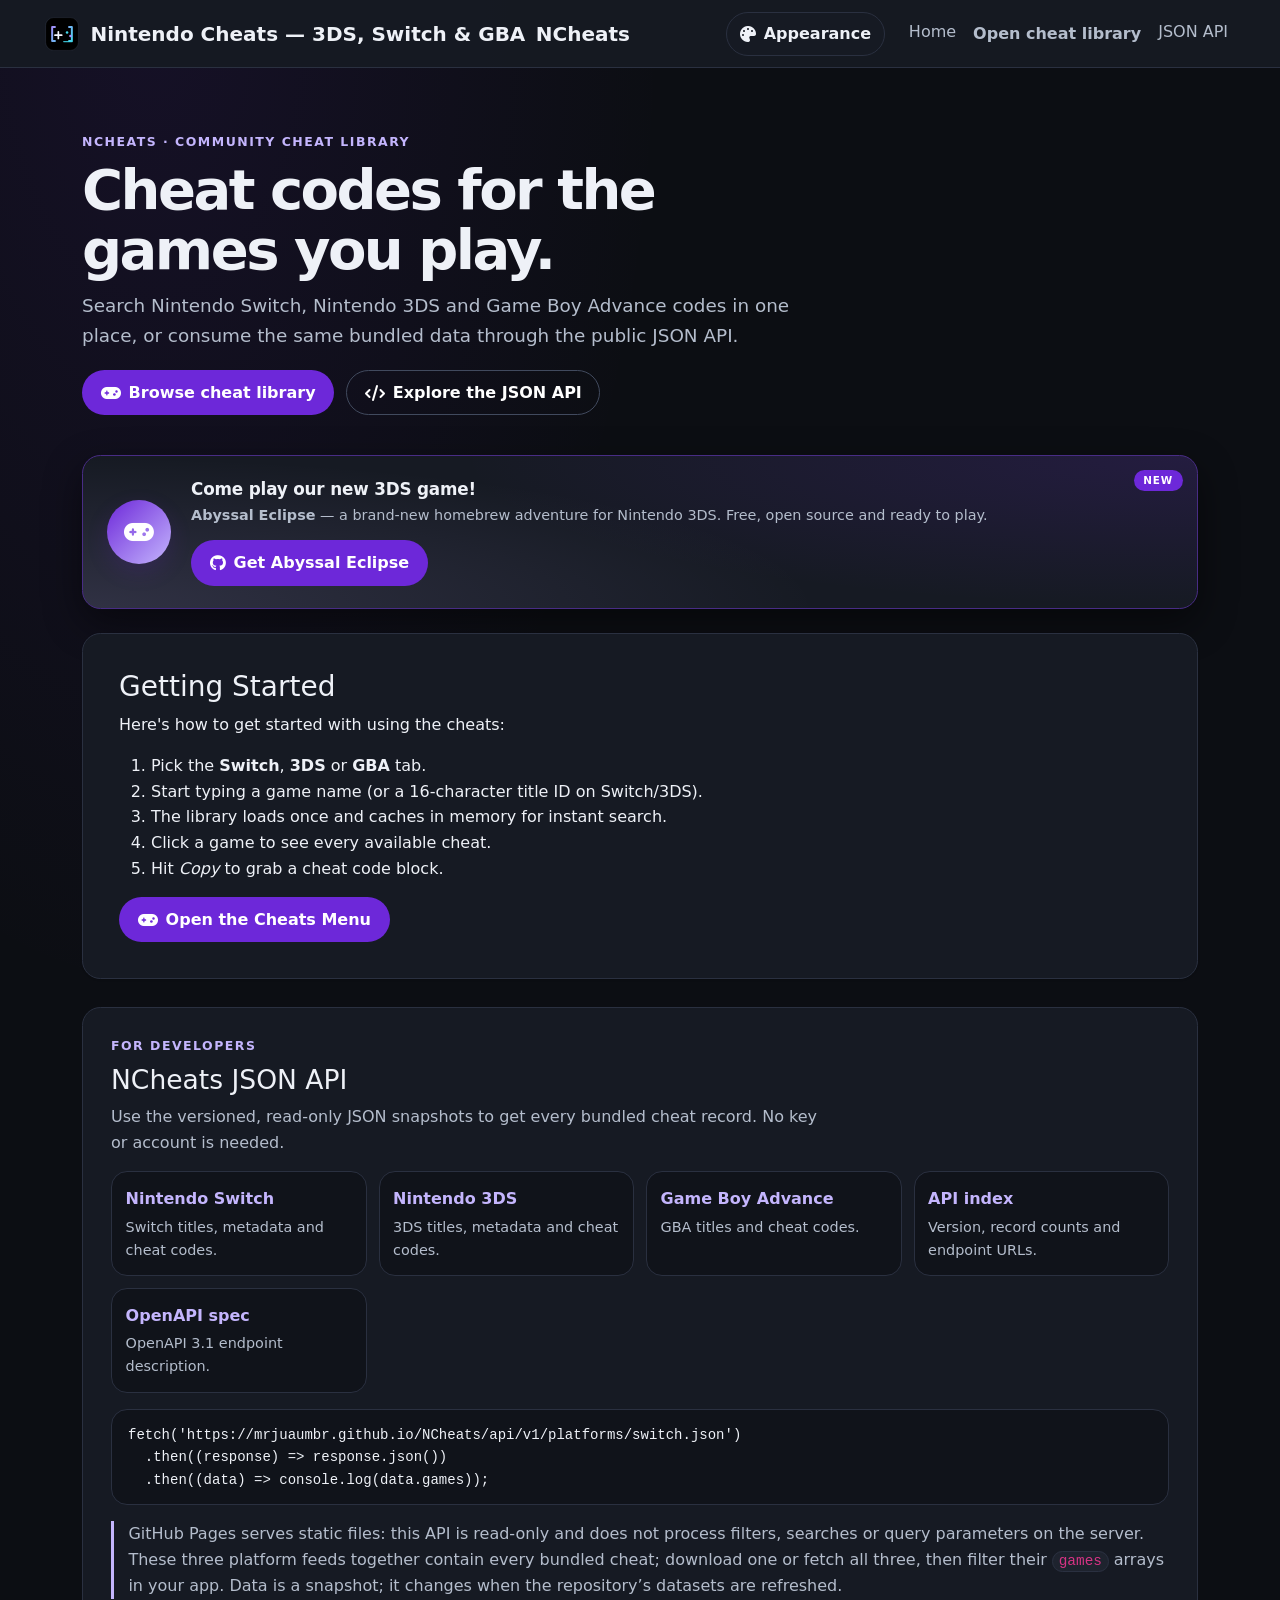
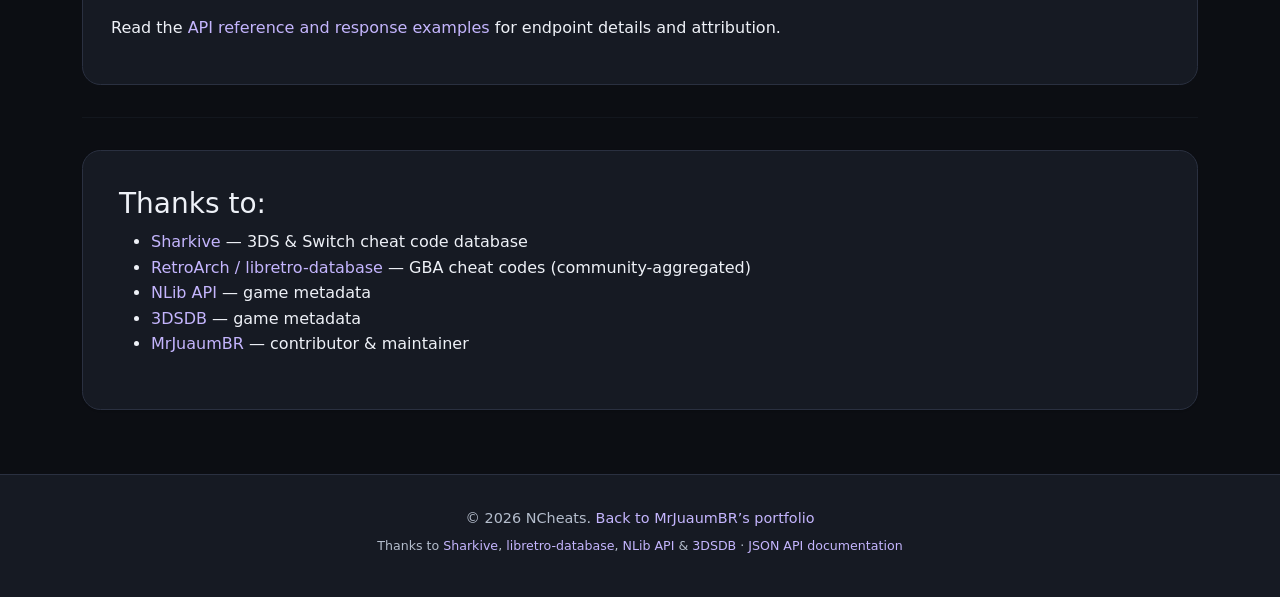
<file: index.html>
<!doctype html>
<html lang="en">
  <head>
    <meta charset="UTF-8" />
    <meta http-equiv="X-UA-Compatible" content="IE=edge" />
    <meta name="viewport" content="width=device-width, initial-scale=1.0, viewport-fit=cover" />
    <meta name="theme-color" content="#0c0e13" media="(prefers-color-scheme: dark)" />
    <meta name="theme-color" content="#f2f3f7" media="(prefers-color-scheme: light)" />
    <title>Nintendo Cheats — 3DS, Switch &amp; GBA</title>
    <meta name="description" content="Browse Nintendo Switch, 3DS and Game Boy Advance cheat codes, or use the public NCheats JSON API." />
    <link rel="icon" href="static/assets/ncheats-icon.svg" type="image/svg+xml" />
    <script>
      (() => {
        const skins = ['default', 'cyberpunk', 'discord', 'solo-leveling', 'xbox-360', 'windows-xp'];
        const modes = ['dark', 'light'];
        const palettes = ['a', 'b', 'c', 'd'];
        const valid = (value, options, fallback) => options.includes(value) ? value : fallback;
        try {
          const saved = JSON.parse(localStorage.getItem('ncheats:appearance') || '{}');
          let legacyMode = '';
          try { legacyMode = localStorage.getItem('theme') || ''; } catch {}
          document.documentElement.dataset.skin = valid(saved.skin, skins, 'default');
          document.documentElement.dataset.mode = valid(saved.mode, modes, valid(legacyMode, modes, 'dark'));
          document.documentElement.dataset.palette = valid(saved.palette, palettes, 'a');
        } catch {
          document.documentElement.dataset.skin = 'default';
          document.documentElement.dataset.mode = 'dark';
          document.documentElement.dataset.palette = 'a';
        }
      })();
    </script>

    <link
      href="https://cdn.jsdelivr.net/npm/bootstrap@5.0.2/dist/css/bootstrap.min.css"
      rel="stylesheet"
      integrity="sha384-EVSTQN3/azprG1Anm3QDgpJLIm9Nao0Yz1ztcQTwFspd3yD65VohhpuuCOmLASjC"
      crossorigin="anonymous"
    />
    <link
      rel="stylesheet"
      href="https://cdnjs.cloudflare.com/ajax/libs/font-awesome/6.4.2/css/all.min.css"
      integrity="sha384-blOohCVdhjmtROpu8+CfTnUWham9nkX7P7OZQMst+RUnhtoY/9qemFAkIKOYxDI3"
      crossorigin="anonymous"
    />
    <link rel="stylesheet" href="static/css/style.css" />
    <link rel="stylesheet" href="static/css/window.css" />
    <link rel="stylesheet" href="static/css/ecosystem.css" />
  </head>
  <body class="skin-default theme-dark palette-a" data-theme="dark">
    <nav class="navbar navbar-expand-lg">
      <div class="container-fluid">
        <a class="navbar-brand" href="./" aria-label="NCheats home">
          <img src="static/assets/ncheats-icon.svg" alt="" width="36" height="36" />
          <span class="navbar-brand__long">Nintendo Cheats — 3DS, Switch &amp; GBA</span>
          <span class="navbar-brand__short">NCheats</span>
        </a>
        <div class="d-flex align-items-center gap-3 order-lg-last">
          <details class="appearance-menu" id="appearanceMenu">
            <summary aria-label="Appearance settings"><i class="fa-solid fa-palette" aria-hidden="true"></i><span>Appearance</span></summary>
            <div class="appearance-menu__panel" aria-label="Appearance settings">
              <label for="skinSelect">Skin</label>
              <select id="skinSelect" name="skin">
                <option value="default">Default / Ecosystem</option>
                <option value="cyberpunk">Cyberpunk / Night City</option>
                <option value="discord">Discord / Community</option>
                <option value="solo-leveling">Solo Leveling / Shadow Monarch</option>
                <option value="xbox-360">Xbox 360 / Blades and NXE</option>
                <option value="windows-xp">Windows XP / Classic Luna</option>
              </select>
              <fieldset class="appearance-menu__group">
                <legend>Appearance mode</legend>
                <div class="appearance-mode">
                  <label><input type="radio" name="themeMode" value="dark" /><span>Dark</span></label>
                  <label><input type="radio" name="themeMode" value="light" /><span>Light</span></label>
                </div>
              </fieldset>
              <fieldset class="appearance-menu__group">
                <legend>Accent palette</legend>
                <div class="palette-options">
                  <label class="palette-option" data-palette-option><input type="radio" name="themePalette" value="a" /><span class="palette-option__swatch" data-palette-swatch></span><span data-palette-label>Amethyst</span></label>
                  <label class="palette-option" data-palette-option><input type="radio" name="themePalette" value="b" /><span class="palette-option__swatch" data-palette-swatch></span><span data-palette-label>Rose</span></label>
                  <label class="palette-option" data-palette-option><input type="radio" name="themePalette" value="c" /><span class="palette-option__swatch" data-palette-swatch></span><span data-palette-label>Graphite</span></label>
                  <label class="palette-option" data-palette-option><input type="radio" name="themePalette" value="d" /><span class="palette-option__swatch" data-palette-swatch></span><span data-palette-label>Lagoon</span></label>
                </div>
              </fieldset>
            </div>
          </details>
          <button
            class="navbar-toggler"
            type="button"
            data-bs-toggle="collapse"
            data-bs-target="#navbarNav"
            aria-controls="navbarNav"
            aria-expanded="false"
            aria-label="Toggle navigation">
            <span class="navbar-toggler-icon"></span>
          </button>
          <div class="collapse navbar-collapse" id="navbarNav">
            <ul class="navbar-nav ms-auto">
              <li class="nav-item">
                <a class="nav-link" href="/">Home</a>
              </li>
              <li class="nav-item">
                <button class="nav-link btn" id="showMenu" type="button" data-window-toggle
                        aria-controls="menu" aria-expanded="false">Open cheat library</button>
              </li>
              <li class="nav-item">
                <a class="nav-link" href="#api">JSON API</a>
              </li>
            </ul>
          </div>
        </div>
      </div>
    </nav>

    <main class="container" id="main-content">
      <div>
        <section class="site-hero" aria-labelledby="pageTitle">
          <p class="site-hero__eyebrow">NCheats · Community cheat library</p>
          <h1 id="pageTitle">Cheat codes for the games you play.</h1>
          <p>Search Nintendo Switch, Nintendo 3DS and Game Boy Advance codes in one place, or consume the same bundled data through the public JSON API.</p>
          <div class="site-hero__actions">
            <button type="button" class="btn btn--primary" data-window-toggle
                    aria-controls="menu" aria-expanded="false">
              <i class="fa-solid fa-gamepad" aria-hidden="true"></i><span>Browse cheat library</span>
            </button>
            <a class="btn btn--ghost" href="#api"><i class="fa-solid fa-code" aria-hidden="true"></i><span>Explore the JSON API</span></a>
          </div>
        </section>

        <!-- Featured: our own 3DS homebrew game -->
        <section class="promo-card" aria-labelledby="promoTitle">
          <span class="promo-card__badge">New</span>
          <span class="promo-card__icon" aria-hidden="true">
            <i class="fa-solid fa-gamepad"></i>
          </span>
          <div class="promo-card__body">
            <h3 id="promoTitle">Come play our new 3DS game!</h3>
            <p>
              <strong>Abyssal Eclipse</strong> — a brand-new homebrew adventure
              for Nintendo 3DS. Free, open source and ready to play.
            </p>
            <a class="btn btn--primary"
               href="https://github.com/MrJuaumBR/AbyssalEclipse3DS"
               target="_blank" rel="noopener noreferrer">
              <i class="fa-brands fa-github" aria-hidden="true"></i>
              <span>Get Abyssal Eclipse</span>
            </a>
          </div>
        </section>

        <div class="card">
          <div class="card-body">
            <h3>Getting Started</h3>
            <p>Here's how to get started with using the cheats:</p>
            <ol>
              <li>Pick the <strong>Switch</strong>, <strong>3DS</strong> or <strong>GBA</strong> tab.</li>
              <li>Start typing a game name (or a 16-character title ID on Switch/3DS).</li>
              <li>The library loads once and caches in memory for instant search.</li>
              <li>Click a game to see every available cheat.</li>
              <li>Hit <em>Copy</em> to grab a cheat code block.</li>
            </ol>

            <!-- Opens the same draggable cheats window as the navigation control. -->
            <button type="button" class="btn btn--primary open-menu-cta" data-window-toggle
                    aria-controls="menu" aria-expanded="false">
              <i class="fa-solid fa-gamepad" aria-hidden="true"></i>
              <span>Open the Cheats Menu</span>
            </button>
          </div>
        </div>
        <section class="api-section" id="api" aria-labelledby="apiTitle">
          <p class="site-hero__eyebrow">For developers</p>
          <h2 id="apiTitle">NCheats JSON API</h2>
          <p class="api-section__intro">Use the versioned, read-only JSON snapshots to get every bundled cheat record. No key or account is needed.</p>
          <div class="api-endpoints" aria-label="JSON API endpoints">
            <div class="api-endpoint"><a href="api/v1/platforms/switch.json">Nintendo Switch</a><p>Switch titles, metadata and cheat codes.</p></div>
            <div class="api-endpoint"><a href="api/v1/platforms/3ds.json">Nintendo 3DS</a><p>3DS titles, metadata and cheat codes.</p></div>
            <div class="api-endpoint"><a href="api/v1/platforms/gba.json">Game Boy Advance</a><p>GBA titles and cheat codes.</p></div>
            <div class="api-endpoint"><a href="api/v1/index.json">API index</a><p>Version, record counts and endpoint URLs.</p></div>
            <div class="api-endpoint"><a href="api/v1/openapi.json">OpenAPI spec</a><p>OpenAPI 3.1 endpoint description.</p></div>
          </div>
          <pre class="api-code"><code>fetch('https://mrjuaumbr.github.io/NCheats/api/v1/platforms/switch.json')
  .then((response) =&gt; response.json())
  .then((data) =&gt; console.log(data.games));</code></pre>
          <p class="api-notice">GitHub Pages serves static files: this API is read-only and does not process filters, searches or query parameters on the server. These three platform feeds together contain every bundled cheat; download one or fetch all three, then filter their <code>games</code> arrays in your app. Data is a snapshot; it changes when the repository’s datasets are refreshed.</p>
          <p>Read the <a href="api/">API reference and response examples</a> for endpoint details and attribution.</p>
        </section>
        <hr>
        <div class="card">
          <div class="card-body">
            <h3>Thanks to:</h3>
            <ul>
              <li><a href="https://github.com/FlagBrew/Sharkive">Sharkive</a> — 3DS &amp; Switch cheat code database</li>
              <li><a href="https://www.libretro.com/">RetroArch / libretro-database</a> — GBA cheat codes (community-aggregated)</li>
              <li><a href="https://api.nlib.cc/">NLib API</a> — game metadata</li>
              <li><a href="https://github.com/ghost-land/3dsdb">3DSDB</a> — game metadata</li>
              <li><a href="https://github.com/MrJuaumBR">MrJuaumBR</a> — contributor &amp; maintainer</li>
            </ul>
          </div>
        </div>
      </div>
    </main>

    <!-- ============================================================
         Draggable window (Windows-style) with tabbed content
         ============================================================ -->
    <div class="window-layer" id="menu" aria-hidden="true">
      <section class="window" id="cheatWindow" role="dialog"
               aria-labelledby="windowTitle" aria-modal="false" tabindex="-1">

        <!-- Title bar -->
        <header class="window__titlebar" id="windowTitlebar">
          <div class="window__title">
            <svg width="16" height="16" viewBox="0 0 24 24" fill="none"
                 stroke="currentColor" stroke-width="2" stroke-linecap="round"
                 stroke-linejoin="round" aria-hidden="true">
              <rect x="2" y="7" width="20" height="11" rx="3.5"/>
              <path d="M7 11v3M5.5 12.5h3M16.5 11.5h.01M18.5 13.5h.01"/>
            </svg>
            <span id="windowTitle">Cheats — 3DS, Switch &amp; GBA</span>
          </div>

          <div class="window__controls">
            <button type="button" class="window__btn"
                    data-window-action="minimize" title="Minimize" aria-label="Minimize">
              <svg width="10" height="10" viewBox="0 0 10 10" aria-hidden="true">
                <path d="M0 5h10" fill="none" stroke="currentColor"/>
              </svg>
            </button>

            <button type="button" class="window__btn window__btn--max"
                    data-window-action="maximize" title="Maximize" aria-label="Maximize">
              <svg class="icon-max" width="10" height="10" viewBox="0 0 10 10" aria-hidden="true">
                <rect x="0.5" y="0.5" width="9" height="9" rx="1.5"
                      fill="none" stroke="currentColor"/>
              </svg>
              <svg class="icon-restore" width="10" height="10" viewBox="0 0 10 10" aria-hidden="true">
                <path d="M2.5 2.5V1.5a1 1 0 0 1 1-1h5a1 1 0 0 1 1 1v5a1 1 0 0 1-1 1h-1"
                      fill="none" stroke="currentColor"/>
                <rect x="0.5" y="2.5" width="7" height="7" rx="1"
                      fill="none" stroke="currentColor"/>
              </svg>
            </button>

            <button type="button" class="window__btn window__btn--close"
                    data-window-action="close" title="Close" aria-label="Close">
              <svg width="10" height="10" viewBox="0 0 10 10" aria-hidden="true">
                <path d="M0 0l10 10M10 0L0 10" fill="none" stroke="currentColor"/>
              </svg>
            </button>
          </div>
        </header>

        <!-- Body: tabs + panels -->
        <div class="window__body">

          <!-- Tab strip -->
          <nav class="win-tabs" role="tablist" aria-label="Cheat sources">
            <button type="button" role="tab" id="tab-switch"
                    class="win-tab is-active" data-tab="switch"
                    aria-selected="true" aria-controls="panel-switch">
              <i class="fa-solid fa-tablet-screen-button" aria-hidden="true"></i>
              <span>Switch</span>
            </button>
            <button type="button" role="tab" id="tab-3ds"
                    class="win-tab" data-tab="3ds"
                    aria-selected="false" aria-controls="panel-3ds" tabindex="-1">
              <i class="fa-solid fa-gamepad" aria-hidden="true"></i>
              <span>3DS</span>
            </button>
            <button type="button" role="tab" id="tab-gba"
                    class="win-tab" data-tab="gba"
                    aria-selected="false" aria-controls="panel-gba" tabindex="-1">
              <i class="fa-solid fa-gamepad" aria-hidden="true"></i>
              <span>GBA</span>
            </button>
            <button type="button" role="tab" id="tab-about"
                    class="win-tab" data-tab="about"
                    aria-selected="false" aria-controls="panel-about" tabindex="-1">
              <i class="fa-solid fa-circle-info" aria-hidden="true"></i>
              <span>About</span>
            </button>
          </nav>

          <!-- Scrollable panel area -->
          <div class="win-panels">

            <!-- ============ SWITCH ============ -->
            <section class="win-panel is-active" id="panel-switch"
                     role="tabpanel" aria-labelledby="tab-switch" data-panel="switch">
              <div class="win-search">
                <i class="fa-solid fa-magnifying-glass" aria-hidden="true"></i>
                <input type="search" id="switchSearch"
                       placeholder="Search games or title IDs…"
                       autocomplete="off" spellcheck="false"
                       aria-label="Search Switch cheats">
                <button type="button" class="win-search__clear"
                        data-clear="switch" hidden aria-label="Clear search">
                  <i class="fa-solid fa-xmark" aria-hidden="true"></i>
                </button>
              </div>
              <div class="win-results" id="switchResults"></div>
            </section>

            <!-- ============ 3DS ============ -->
            <section class="win-panel" id="panel-3ds"
                     role="tabpanel" aria-labelledby="tab-3ds"
                     data-panel="3ds" hidden>
              <div class="win-search">
                <i class="fa-solid fa-magnifying-glass" aria-hidden="true"></i>
                <input type="search" id="search3ds"
                       placeholder="Search games or title IDs…"
                       autocomplete="off" spellcheck="false"
                       aria-label="Search 3DS cheats">
                <button type="button" class="win-search__clear"
                        data-clear="3ds" hidden aria-label="Clear search">
                  <i class="fa-solid fa-xmark" aria-hidden="true"></i>
                </button>
              </div>
              <div class="win-results" id="results3ds"></div>
            </section>

            <!-- =========== GBA ============ -->
            <section class="win-panel" id="panel-gba" role="tabpanel"
                     aria-labelledby="tab-gba" data-panel="gba" hidden>
              <div class="win-search">
                <i class="fa-solid fa-magnifying-glass" aria-hidden="true"></i>
                <input type="search" id="searchGba"
                       placeholder="Search GBA games…"
                       autocomplete="off" spellcheck="false"
                       aria-label="Search GBA cheats">
                <button type="button" class="win-search__clear"
                        data-clear="gba" hidden aria-label="Clear search">
                  <i class="fa-solid fa-xmark" aria-hidden="true"></i>
                </button>
              </div>
              <div class="win-results" id="resultsGba"></div>
            </section>

            <!-- ============ ABOUT ============ -->
            <section class="win-panel" id="panel-about"
                     role="tabpanel" aria-labelledby="tab-about"
                     data-panel="about" hidden>

              <h2 class="about__title">About this tool</h2>
              <p class="about__lead">
                A small, distraction-free browser for cheat codes on
                <strong>Nintendo&nbsp;3DS</strong>,
                <strong>Nintendo&nbsp;Switch</strong> and
                <strong>Game&nbsp;Boy&nbsp;Advance</strong>. Everything runs in
                your browser — no tracking, no accounts.
              </p>

              <article class="about-card">
                <span class="about-card__icon about-card__icon--cheats">
                  <i class="fa-solid fa-scroll" aria-hidden="true"></i>
                </span>
                <div class="about-card__body">
                  <h3>Cheat codes — Sharkive, titledb &amp; libretro-database</h3>
                  <p>
                    The versioned JSON snapshots include <strong>Switch</strong>
                    codes from FlagBrew / Sharkive and blawar / titledb,
                    <strong>3DS</strong> codes from FlagBrew / Sharkive, and
                    <strong>GBA</strong> codes from the community-aggregated
                    <strong>RetroArch / libretro-database</strong> cheats file.
                    The library and public API use the same checked-in cheat-data snapshot.
                  </p>
                  <a class="about-card__link" target="_blank" rel="noopener noreferrer"
                     href="https://github.com/FlagBrew/Sharkive">
                    github.com/FlagBrew/Sharkive
                    <i class="fa-solid fa-arrow-up-right-from-square" aria-hidden="true"></i>
                  </a>
                </div>
              </article>

              <article class="about-card">
                <span class="about-card__icon about-card__icon--nlib">
                  <i class="fa-solid fa-database" aria-hidden="true"></i>
                </span>
                <div class="about-card__body">
                  <h3>Game data — bundled title metadata</h3>
                  <p>
                    Available Switch and 3DS title names and publisher details are
                    Included Switch and 3DS title names and publisher details are
                    available in each JSON snapshot. Source metadata comes from
                    <strong>NLib</strong> and <strong>3DSDB</strong>; GBA titles
                    use the names in their source dataset. Searching the library
                    does not send a request to a metadata service.
                  </p>
                  <a class="about-card__link" target="_blank" rel="noopener noreferrer"
                     href="https://api.nlib.cc/">
                    api.nlib.cc
                    <i class="fa-solid fa-arrow-up-right-from-square" aria-hidden="true"></i>
                  </a>
                </div>
              </article>

              <article class="about-card">
                <span class="about-card__icon about-card__icon--how">
                  <i class="fa-solid fa-wand-magic-sparkles" aria-hidden="true"></i>
                </span>
                <div class="about-card__body">
                  <h3>How it works</h3>
                  <ol class="about-list">
                    <li>Pick the <strong>Switch</strong>, <strong>3DS</strong> or <strong>GBA</strong> tab.</li>
                    <li>Start typing a game name (or a 16-character title ID on Switch/3DS).</li>
                    <li>The library loads once and caches in memory for instant search.</li>
                    <li>Click a game to see every available cheat.</li>
                    <li>Hit <em>Copy</em> to grab a cheat code block.</li>
                  </ol>
                </div>
              </article>

              <article class="about-card">
                <span class="about-card__icon about-card__icon--warn">
                  <i class="fa-solid fa-triangle-exclamation" aria-hidden="true"></i>
                </span>
                <div class="about-card__body">
                  <h3>Disclaimer</h3>
                  <p>
                    This site is not affiliated with Nintendo. Cheat codes are
                    provided as-is for use with modded consoles or emulators. Use
                    at your own risk — always back up your save data.
                  </p>
                </div>
              </article>

              <p class="about__credits">thanks to every contributor of Sharkive, libretro-database, NLib and 3DSDB.</p>
            </section>

          </div><!-- /.win-panels -->
        </div><!-- /.window__body -->
        <button type="button" class="window__resize" aria-label="Resize cheats window"
                aria-describedby="resizeInstructions" title="Drag to resize; use arrow keys">
          <span aria-hidden="true"></span>
        </button>
        <span class="visually-hidden" id="resizeInstructions">Drag the corner to resize, or focus it and use the arrow keys.</span>
      </section>
    </div>

    <div class="footer">
      <div class="container">
        <p>&copy; 2026 NCheats. <a href="/">Back to MrJuaumBR’s portfolio</a></p>
        <small>Thanks to
          <a href="https://github.com/FlagBrew/Sharkive">Sharkive</a>,
          <a href="https://www.libretro.com/">libretro-database</a>,
          <a href="https://api.nlib.cc/">NLib API</a> &amp;
          <a href="https://github.com/ghost-land/3dsdb">3DSDB</a> ·
          <a href="api/">JSON API documentation</a>
        </small>
      </div>
    </div>
    <script
      src="https://cdn.jsdelivr.net/npm/bootstrap@5.0.2/dist/js/bootstrap.bundle.min.js"
      integrity="sha384-MrcW6ZMFYlzcLA8Nl+NtUVF0sA7MsXsP1UyJoMp4YLEuNSfAP+JcXn/tWtIaxVXM"
      crossorigin="anonymous"
    ></script>
    <script src="static/js/theme.js"></script>
    <script src="static/js/normalizeCheats.js"></script>
    <script src="static/js/window.js"></script>
    <script src="static/js/script.js"></script>
  </body>
</html>
</file>
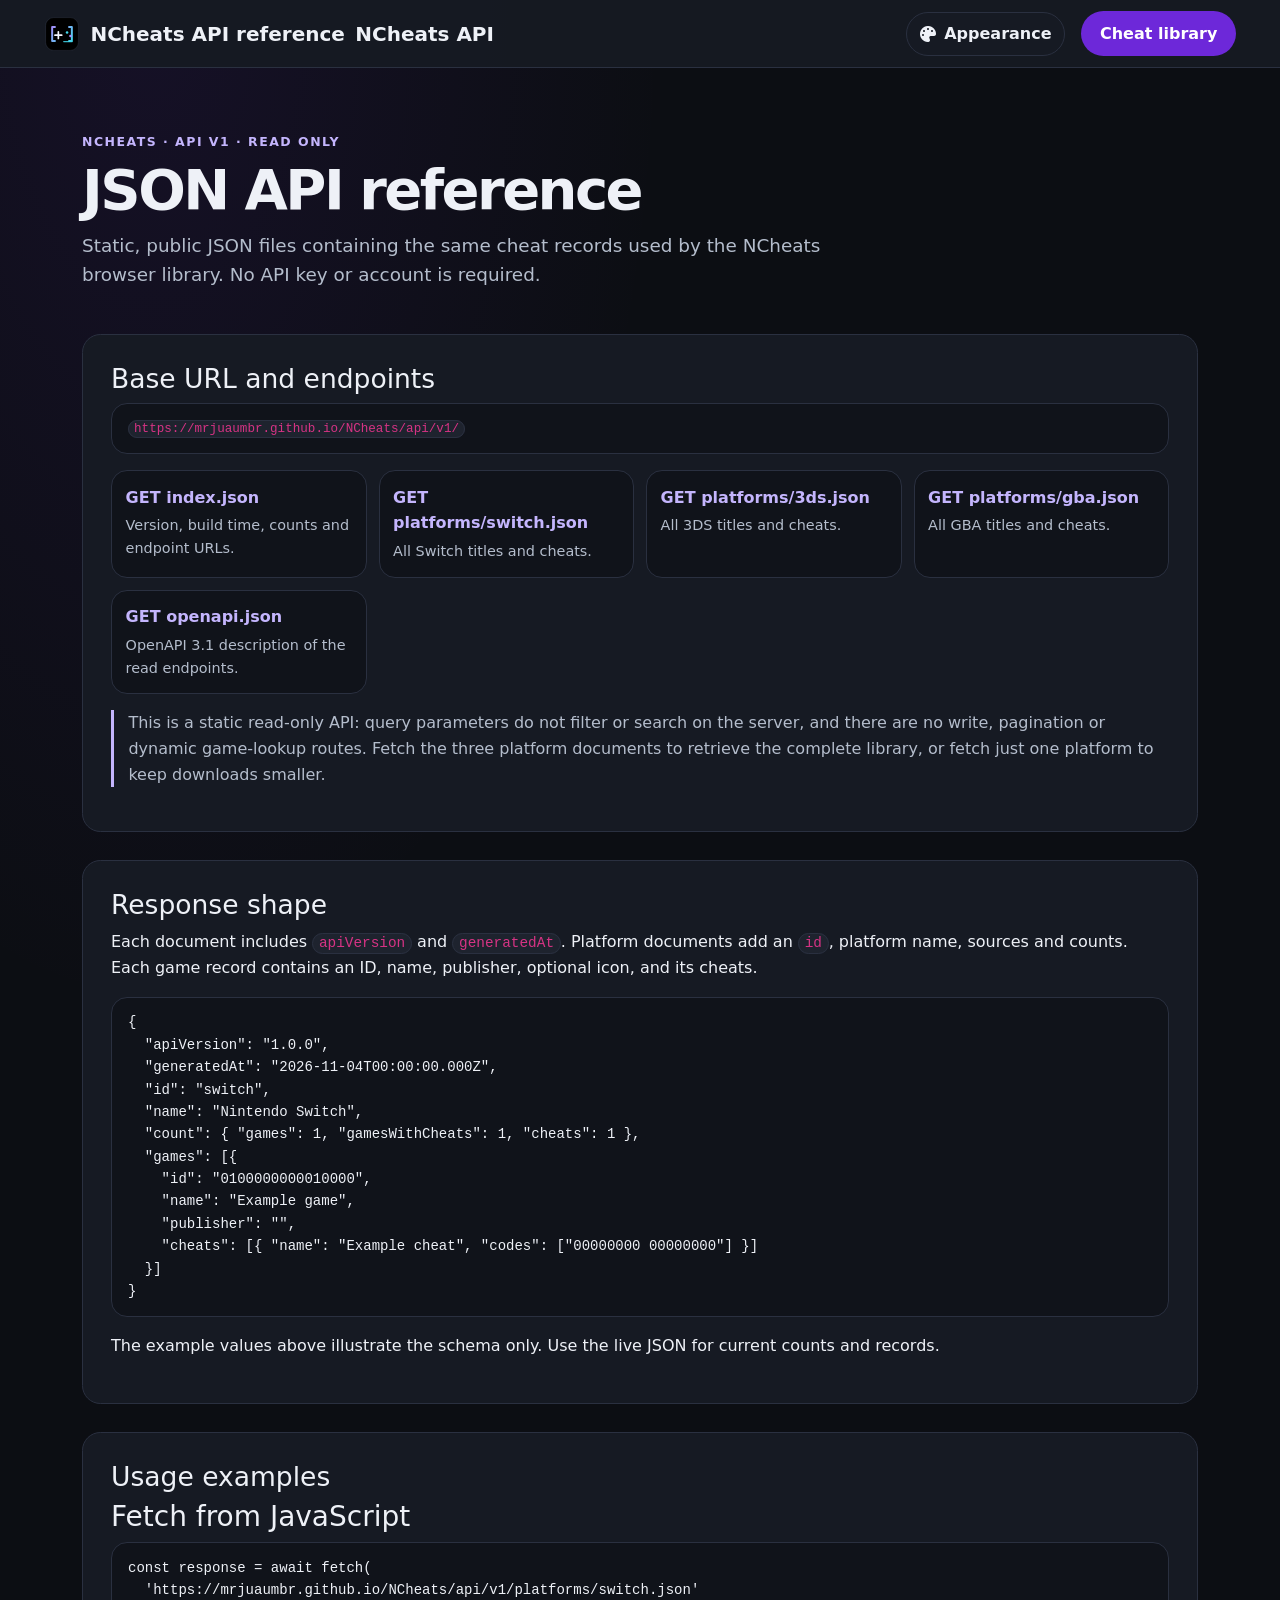
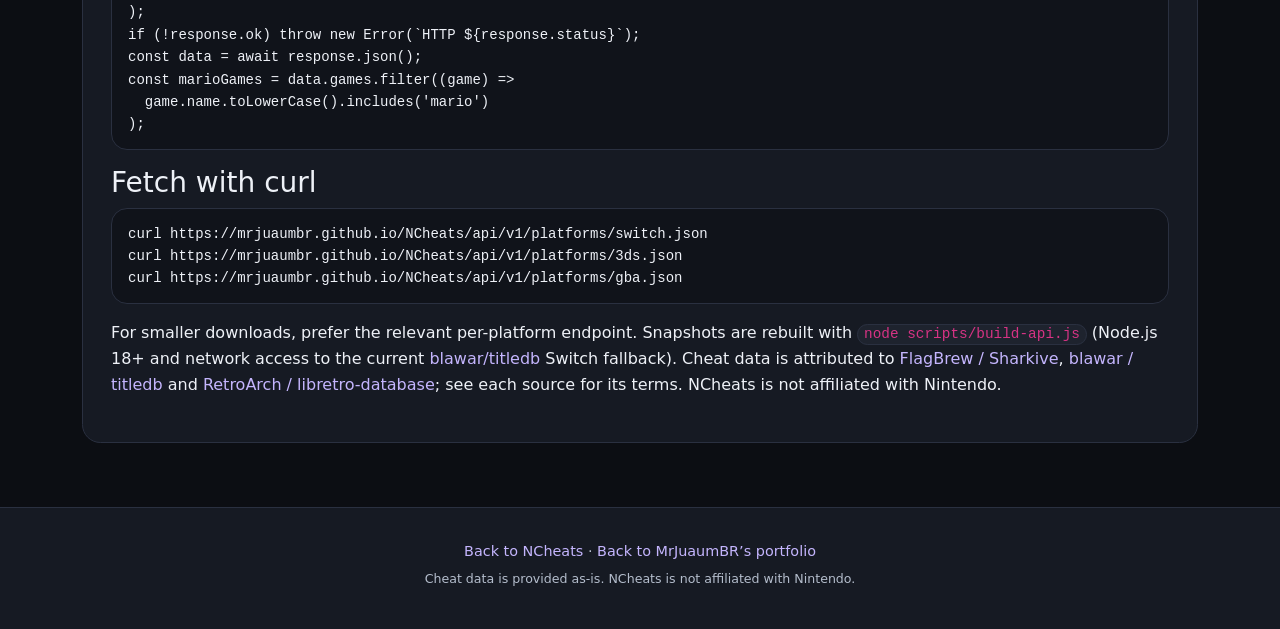
<file: api/index.html>
<!doctype html>
<html lang="en">
  <head>
    <meta charset="UTF-8" />
    <meta name="viewport" content="width=device-width, initial-scale=1.0, viewport-fit=cover" />
    <meta name="theme-color" content="#0c0e13" />
    <meta name="description" content="NCheats versioned read-only JSON API reference and examples." />
    <title>NCheats JSON API Reference</title>
    <link rel="icon" href="../static/assets/ncheats-icon.svg" type="image/svg+xml" />
    <script>
      (() => {
        const skins = ['default', 'cyberpunk', 'discord', 'solo-leveling', 'xbox-360', 'windows-xp'];
        const modes = ['dark', 'light'];
        const palettes = ['a', 'b', 'c', 'd'];
        const valid = (value, choices, fallback) => choices.includes(value) ? value : fallback;
        try {
          const saved = JSON.parse(localStorage.getItem('ncheats:appearance') || '{}');
          let legacyMode = '';
          try { legacyMode = localStorage.getItem('theme') || ''; } catch {}
          document.documentElement.dataset.skin = valid(saved.skin, skins, 'default');
          document.documentElement.dataset.mode = valid(saved.mode, modes, valid(legacyMode, modes, 'dark'));
          document.documentElement.dataset.palette = valid(saved.palette, palettes, 'a');
        } catch {
          document.documentElement.dataset.skin = 'default';
          document.documentElement.dataset.mode = 'dark';
          document.documentElement.dataset.palette = 'a';
        }
      })();
    </script>
    <link rel="stylesheet" href="https://cdn.jsdelivr.net/npm/bootstrap@5.0.2/dist/css/bootstrap.min.css" integrity="sha384-EVSTQN3/azprG1Anm3QDgpJLIm9Nao0Yz1ztcQTwFspd3yD65VohhpuuCOmLASjC" crossorigin="anonymous" />
    <link rel="stylesheet" href="https://cdnjs.cloudflare.com/ajax/libs/font-awesome/6.4.2/css/all.min.css" integrity="sha384-blOohCVdhjmtROpu8+CfTnUWham9nkX7P7OZQMst+RUnhtoY/9qemFAkIKOYxDI3" crossorigin="anonymous" />
    <link rel="stylesheet" href="../static/css/style.css" />
    <link rel="stylesheet" href="../static/css/window.css" />
    <link rel="stylesheet" href="../static/css/ecosystem.css" />
  </head>
  <body class="skin-default theme-dark palette-a" data-theme="dark">
    <nav class="navbar navbar-expand-lg" aria-label="Site navigation">
      <div class="container-fluid">
        <a class="navbar-brand" href="../" aria-label="NCheats home">
          <img src="../static/assets/ncheats-icon.svg" alt="" width="36" height="36" />
          <span class="navbar-brand__long">NCheats API reference</span>
          <span class="navbar-brand__short">NCheats API</span>
        </a>
        <div class="d-flex align-items-center gap-3 order-lg-last">
          <details class="appearance-menu" id="appearanceMenu">
            <summary aria-label="Appearance settings"><i class="fa-solid fa-palette" aria-hidden="true"></i><span>Appearance</span></summary>
            <div class="appearance-menu__panel" aria-label="Appearance settings">
              <label for="skinSelect">Skin</label>
              <select id="skinSelect" name="skin">
                <option value="default">Default / Ecosystem</option>
                <option value="cyberpunk">Cyberpunk / Night City</option>
                <option value="discord">Discord / Community</option>
                <option value="solo-leveling">Solo Leveling / Shadow Monarch</option>
                <option value="xbox-360">Xbox 360 / Blades and NXE</option>
                <option value="windows-xp">Windows XP / Classic Luna</option>
              </select>
              <fieldset class="appearance-menu__group">
                <legend>Appearance mode</legend>
                <div class="appearance-mode">
                  <label><input type="radio" name="themeMode" value="dark" /><span>Dark</span></label>
                  <label><input type="radio" name="themeMode" value="light" /><span>Light</span></label>
                </div>
              </fieldset>
              <fieldset class="appearance-menu__group">
                <legend>Accent palette</legend>
                <div class="palette-options">
                  <label class="palette-option" data-palette-option><input type="radio" name="themePalette" value="a" /><span class="palette-option__swatch" data-palette-swatch></span><span data-palette-label>Amethyst</span></label>
                  <label class="palette-option" data-palette-option><input type="radio" name="themePalette" value="b" /><span class="palette-option__swatch" data-palette-swatch></span><span data-palette-label>Rose</span></label>
                  <label class="palette-option" data-palette-option><input type="radio" name="themePalette" value="c" /><span class="palette-option__swatch" data-palette-swatch></span><span data-palette-label>Graphite</span></label>
                  <label class="palette-option" data-palette-option><input type="radio" name="themePalette" value="d" /><span class="palette-option__swatch" data-palette-swatch></span><span data-palette-label>Lagoon</span></label>
                </div>
              </fieldset>
            </div>
          </details>
          <a class="btn btn--secondary" href="../#api">Cheat library</a>
        </div>
      </div>
    </nav>

    <main class="container" id="main-content">
      <section class="site-hero" aria-labelledby="pageTitle">
        <p class="site-hero__eyebrow">NCheats · API v1 · Read only</p>
        <h1 id="pageTitle">JSON API reference</h1>
        <p>Static, public JSON files containing the same cheat records used by the NCheats browser library. No API key or account is required.</p>
      </section>

      <section class="api-section" aria-labelledby="baseUrlTitle">
        <h2 id="baseUrlTitle">Base URL and endpoints</h2>
        <p class="api-code"><code>https://mrjuaumbr.github.io/NCheats/api/v1/</code></p>
        <div class="api-endpoints" aria-label="API endpoint list">
          <div class="api-endpoint"><a href="v1/index.json">GET index.json</a><p>Version, build time, counts and endpoint URLs.</p></div>
          <div class="api-endpoint"><a href="v1/platforms/switch.json">GET platforms/switch.json</a><p>All Switch titles and cheats.</p></div>
          <div class="api-endpoint"><a href="v1/platforms/3ds.json">GET platforms/3ds.json</a><p>All 3DS titles and cheats.</p></div>
          <div class="api-endpoint"><a href="v1/platforms/gba.json">GET platforms/gba.json</a><p>All GBA titles and cheats.</p></div>
          <div class="api-endpoint"><a href="v1/openapi.json">GET openapi.json</a><p>OpenAPI 3.1 description of the read endpoints.</p></div>
        </div>
        <p class="api-notice">This is a static read-only API: query parameters do not filter or search on the server, and there are no write, pagination or dynamic game-lookup routes. Fetch the three platform documents to retrieve the complete library, or fetch just one platform to keep downloads smaller.</p>
      </section>

      <section class="api-section" aria-labelledby="responseTitle">
        <h2 id="responseTitle">Response shape</h2>
        <p>Each document includes <code>apiVersion</code> and <code>generatedAt</code>. Platform documents add an <code>id</code>, platform name, sources and counts. Each game record contains an ID, name, publisher, optional icon, and its cheats.</p>
        <pre class="api-code"><code>{
  "apiVersion": "1.0.0",
  "generatedAt": "2026-11-04T00:00:00.000Z",
  "id": "switch",
  "name": "Nintendo Switch",
  "count": { "games": 1, "gamesWithCheats": 1, "cheats": 1 },
  "games": [{
    "id": "0100000000010000",
    "name": "Example game",
    "publisher": "",
    "cheats": [{ "name": "Example cheat", "codes": ["00000000 00000000"] }]
  }]
}</code></pre>
        <p>The example values above illustrate the schema only. Use the live JSON for current counts and records.</p>
      </section>

      <section class="api-section" aria-labelledby="examplesTitle">
        <h2 id="examplesTitle">Usage examples</h2>
        <h3>Fetch from JavaScript</h3>
        <pre class="api-code"><code>const response = await fetch(
  'https://mrjuaumbr.github.io/NCheats/api/v1/platforms/switch.json'
);
if (!response.ok) throw new Error(`HTTP ${response.status}`);
const data = await response.json();
const marioGames = data.games.filter((game) =&gt;
  game.name.toLowerCase().includes('mario')
);</code></pre>
        <h3>Fetch with curl</h3>
        <pre class="api-code"><code>curl https://mrjuaumbr.github.io/NCheats/api/v1/platforms/switch.json
curl https://mrjuaumbr.github.io/NCheats/api/v1/platforms/3ds.json
curl https://mrjuaumbr.github.io/NCheats/api/v1/platforms/gba.json</code></pre>
        <p>For smaller downloads, prefer the relevant per-platform endpoint. Snapshots are rebuilt with <code>node scripts/build-api.js</code> (Node.js 18+ and network access to the current <a href="https://github.com/blawar/titledb">blawar/titledb</a> Switch fallback). Cheat data is attributed to <a href="https://github.com/FlagBrew/Sharkive">FlagBrew / Sharkive</a>, <a href="https://github.com/blawar/titledb">blawar / titledb</a> and <a href="https://www.libretro.com/">RetroArch / libretro-database</a>; see each source for its terms. NCheats is not affiliated with Nintendo.</p>
      </section>
    </main>

    <footer class="footer">
      <div class="container">
        <p><a href="../">Back to NCheats</a> · <a href="/">Back to MrJuaumBR’s portfolio</a></p>
        <small>Cheat data is provided as-is. NCheats is not affiliated with Nintendo.</small>
      </div>
    </footer>
    <script src="../static/js/theme.js"></script>
  </body>
</html>
</file>
<file: static/css/style.css>
:root {
  color-scheme: light;

  --nx-red:          #e60012;
  --nx-red-bright:   #ff3c28;
  --nx-blue:         #00c3e3;
  --nx-blue-deep:    #0075c9;
  --nx-gold:         #d9a400;
  --nx-green:        #00b06b;
  --nx-purple:       #7b4dff;

  --bg:              #f2f3f7;
  --bg-alt:          #ffffff;
  --surface:         #ffffff;
  --surface-2:       #e8eaf0;
  --overlay:         rgba(12, 14, 20, 0.55);

  --border:          #d7dae3;
  --border-strong:   #b9bfcd;
  --divider:         #e6e8ef;

  --text:            #14161c;
  --text-muted:      #5a6272;
  --text-faint:      #8b93a3;
  --text-on-accent:  #ffffff;

  --accent:          var(--nx-red);
  --accent-hover:    #c00010;
  --accent-soft:     rgba(230, 0, 18, 0.10);

  --accent-2:        var(--nx-blue-deep);
  --accent-2-hover:  #005fa3;
  --accent-2-soft:   rgba(0, 117, 201, 0.12);

  --success:         #128a55;
  --success-soft:    rgba(18, 138, 85, 0.12);
  --warning:         #b47600;
  --warning-soft:    rgba(180, 118, 0, 0.12);
  --danger:          #d31f30;
  --danger-soft:     rgba(211, 31, 48, 0.12);
  --info:            var(--nx-blue-deep);
  --info-soft:       rgba(0, 117, 201, 0.12);

  --code-bg:         #1b1f2a;
  --code-text:       #e7ecf5;
  --code-comment:    #7f8ba3;
  --code-key:        #ff7a68;

  --shadow-sm:  0 1px 2px rgba(16, 18, 27, 0.06);
  --shadow-md:  0 4px 14px rgba(16, 18, 27, 0.10);
  --shadow-lg:  0 12px 32px rgba(16, 18, 27, 0.14);
  --glow-accent: 0 0 0 3px rgba(230, 0, 18, 0.22);

  --radius-sm: 6px;
  --radius:    10px;
  --radius-lg: 16px;
  --radius-pill: 999px;
  --transition: 160ms ease;
}

[data-theme="dark"] {
  color-scheme: dark;

  --bg:              #0c0e13;
  --bg-alt:          #11141b;
  --surface:         #161a23;
  --surface-2:       #1e232e;
  --overlay:         rgba(0, 0, 0, 0.65);

  --border:          #2a3040;
  --border-strong:   #3b4356;
  --divider:         #222836;

  --text:            #eef1f7;
  --text-muted:      #9aa4b6;
  --text-faint:      #6b7488;
  --text-on-accent:  #ffffff;

  --accent:          var(--nx-red-bright);
  --accent-hover:    #ff6252;
  --accent-soft:     rgba(255, 60, 40, 0.16);

  --accent-2:        var(--nx-blue);
  --accent-2-hover:  #4fd8f0;
  --accent-2-soft:   rgba(0, 195, 227, 0.16);

  --success:         #2ee08a;
  --success-soft:    rgba(46, 224, 138, 0.14);
  --warning:         #ffc44d;
  --warning-soft:    rgba(255, 196, 77, 0.14);
  --danger:          #ff5f6d;
  --danger-soft:     rgba(255, 95, 109, 0.14);
  --info:            var(--nx-blue);
  --info-soft:       rgba(0, 195, 227, 0.14);

  --code-bg:         #0a0c11;
  --code-text:       #dfe6f2;
  --code-comment:    #6b7488;
  --code-key:        #ff8a78;

  --shadow-sm:  0 1px 2px rgba(0, 0, 0, 0.5);
  --shadow-md:  0 4px 16px rgba(0, 0, 0, 0.55);
  --shadow-lg:  0 14px 38px rgba(0, 0, 0, 0.65);
  --glow-accent: 0 0 0 3px rgba(255, 60, 40, 0.30);
}

*, *::before, *::after { box-sizing: border-box; }

html { -webkit-text-size-adjust: 100%; }

body {
  margin: 0;
  min-height: 100dvh;
  background-color: var(--bg);
  color: var(--text);

  font-family: system-ui, -apple-system, "Segoe UI", Roboto,
               "Helvetica Neue", Arial, sans-serif;
  font-size: 16px;
  line-height: 1.6;

  -webkit-font-smoothing: antialiased;
  text-rendering: optimizeLegibility;

  transition: background-color var(--transition), color var(--transition);
}

body.is-window-dragging {
  user-select: none;
  -webkit-user-select: none;
}

::selection { background: var(--accent-soft); color: var(--text); }

:focus-visible {
  outline: 2px solid var(--accent);
  outline-offset: 2px;
  border-radius: var(--radius-sm);
}

a {
  color: var(--accent-2);
  text-decoration: none;
  transition: color var(--transition);
}
a:hover { color: var(--accent-2-hover); text-decoration: underline; }

hr {
  border: 0;
  border-top: 1px solid var(--divider);
  margin: 2rem 0;
}

::-webkit-scrollbar { width: 12px; height: 12px; }
::-webkit-scrollbar-track { background: var(--bg-alt); }
::-webkit-scrollbar-thumb {
  background: var(--border-strong);
  border: 3px solid var(--bg-alt);
  border-radius: var(--radius-pill);
}
::-webkit-scrollbar-thumb:hover { background: var(--accent); }

.container h1 {
  margin: 1.75rem 0 1rem;
  font-size: clamp(1.6rem, 1.2rem + 1.6vw, 2.4rem);
  font-weight: 700;
  letter-spacing: -0.02em;
}

.footer {
  margin-top: 4rem;
  padding: 2rem 0 2.5rem;
  border-top: 1px solid var(--divider);
  background: var(--bg-alt);
  color: var(--text-muted);
  font-size: 0.9rem;
  text-align: center;
}
.footer p { margin: 0 0 0.25rem; }
.footer small { color: var(--text-faint); }

.card {
  background: var(--surface);
  border: 1px solid var(--border);
  border-radius: var(--radius-lg);
  box-shadow: var(--shadow-sm);
  padding: 1.25rem;
}

.btn {
  display: inline-flex;
  align-items: center;
  gap: 0.5rem;
  padding: 0.55rem 1.1rem;
  border: 1px solid transparent;
  border-radius: var(--radius-pill);
  font: inherit;
  font-weight: 600;
  cursor: pointer;
  transition: background-color var(--transition), color var(--transition),
              box-shadow var(--transition), transform var(--transition);
}
.btn:active { transform: translateY(1px); }

.btn--primary   { background: var(--accent);   color: var(--text-on-accent); }
.btn--primary:hover   { background: var(--accent-hover); box-shadow: var(--glow-accent); }

.btn--secondary { background: var(--accent-2); color: var(--text-on-accent); }
.btn--secondary:hover { background: var(--accent-2-hover); }

.btn--ghost {
  background: transparent;
  border-color: var(--border-strong);
  color: var(--text);
}
.btn--ghost:hover { background: var(--surface-2); }

/* Anchor buttons shouldn't inherit the global link underline / hover color */
a.btn,
a.btn:hover,
a.btn:focus { text-decoration: none; color: var(--text-on-accent); }

/* ── Featured promo card ───────────────────────────────────── */

.promo-card {
  position: relative;
  display: flex;
  align-items: center;
  gap: 1.25rem;

  margin: 1.5rem 0;
  padding: 1.4rem 1.5rem;

  border: 1px solid color-mix(in srgb, var(--accent) 40%, var(--border));
  border-radius: var(--radius-lg);

  background:
    radial-gradient(120% 180% at 100% 0%,   var(--accent-soft)   0%, transparent 55%),
    radial-gradient(120% 180% at 0%   100%, var(--accent-2-soft) 0%, transparent 55%),
    var(--surface);

  box-shadow: var(--shadow-md);
  overflow: hidden;
}

.promo-card__badge {
  position: absolute;
  top: 0.85rem;
  right: 0.9rem;

  padding: 0.15rem 0.6rem;
  border-radius: var(--radius-pill);
  background: var(--accent);
  color: var(--text-on-accent);

  font-size: 0.65rem;
  font-weight: 800;
  letter-spacing: 0.08em;
  text-transform: uppercase;
}

.promo-card__icon {
  display: grid;
  place-items: center;
  flex: 0 0 64px;
  width: 64px;
  height: 64px;
  border-radius: 50%;

  color: var(--text-on-accent);
  font-size: 1.5rem;

  background: linear-gradient(135deg, var(--accent), var(--accent-2));
  box-shadow: 0 8px 22px var(--accent-soft);
}

.promo-card__body { min-width: 0; flex: 1 1 auto; }

.promo-card__body h3 {
  margin: 0 0 0.3rem;
  font-size: 1.05rem;
  font-weight: 700;
  letter-spacing: -0.01em;
}

.promo-card__body p {
  margin: 0 0 0.9rem;
  font-size: 0.9rem;
  line-height: 1.55;
  color: var(--text-muted);
}

#showMenu { cursor: pointer; user-select: none; }

.badge {
  display: inline-block;
  padding: 0.15rem 0.6rem;
  border-radius: var(--radius-pill);
  font-size: 0.75rem;
  font-weight: 700;
  letter-spacing: 0.02em;
  text-transform: uppercase;
}
.badge--switch { background: var(--accent-soft);   color: var(--accent); }
.badge--3ds    { background: var(--accent-2-soft); color: var(--accent-2); }
.badge--ok     { background: var(--success-soft);  color: var(--success); }
.badge--warn   { background: var(--warning-soft);  color: var(--warning); }
.badge--danger { background: var(--danger-soft);   color: var(--danger); }

.theme-switch .form-check-input {
  width: 3.25rem;
  height: 1.6rem;
  margin-top: 0;
  cursor: pointer;
  background-color: var(--surface-2);
  border-color: var(--border-strong);
  --bs-form-switch-bg: url("data:image/svg+xml,%3csvg xmlns='http://www.w3.org/2000/svg' viewBox='-4 -4 8 8'%3e%3ccircle r='3' fill='%235a6272'/%3e%3c/svg%3e");
  transition: background-color var(--transition), border-color var(--transition);
}

.theme-switch .form-check-input:checked {
  background-color: var(--accent);
  border-color: var(--accent);
  --bs-form-switch-bg: url("data:image/svg+xml,%3csvg xmlns='http://www.w3.org/2000/svg' viewBox='-4 -4 8 8'%3e%3ccircle r='3' fill='%23fff'/%3e%3c/svg%3e");
}

.theme-switch .form-check-input:focus {
  border-color: var(--accent);
  box-shadow: var(--glow-accent);
}

.theme-switch .form-check-label {
  display: inline-flex;
  align-items: center;
  cursor: pointer;
  color: var(--text-muted);
  transition: color var(--transition);
}
.theme-switch:hover .form-check-label { color: var(--accent); }

.theme-switch__icon--moon { display: none; }
[data-theme="dark"] .theme-switch__icon--sun  { display: none; }
[data-theme="dark"] .theme-switch__icon--moon { display: block; }

.cheat-code, pre, code {
  font-family: ui-monospace, "SFMono-Regular", "JetBrains Mono",
               Menlo, Consolas, monospace;
}

pre {
  background: var(--code-bg);
  color: var(--code-text);
  border: 1px solid var(--border);
  border-radius: var(--radius);
  padding: 1rem 1.15rem;
  overflow-x: auto;
  font-size: 0.875rem;
  line-height: 1.7;
}

:not(pre) > code {
  background: var(--surface-2);
  border: 1px solid var(--border);
  border-radius: var(--radius-sm);
  padding: 0.1em 0.4em;
  font-size: 0.9em;
}

kbd {
  display: inline-block;
  padding: 0.05em 0.45em;
  background: var(--surface-2);
  border: 1px solid var(--border);
  border-bottom-width: 2px;
  border-radius: 5px;
  font-family: inherit;
  font-size: 0.78em;
  font-weight: 600;
  color: var(--text-muted);
  line-height: 1.4;
}

.win-tabs {
  flex: 0 0 auto;
  display: flex;
  gap: 0.15rem;
  padding: 0.6rem 0.85rem 0;

  background: var(--surface-2);
  border-bottom: 1px solid var(--border);

  overflow-x: auto;
  overflow-y: hidden;
  scrollbar-width: none;
}
.win-tabs::-webkit-scrollbar { display: none; }

.win-tab {
  display: inline-flex;
  align-items: center;
  gap: 0.45rem;
  padding: 0.6rem 0.95rem;

  border: 1px solid transparent;
  border-bottom: 0;
  border-radius: var(--radius-sm) var(--radius-sm) 0 0;

  background: transparent;
  color: var(--text-muted);

  font: inherit;
  font-size: 0.85rem;
  font-weight: 600;
  white-space: nowrap;
  cursor: pointer;

  transition: color var(--transition), background-color var(--transition),
              border-color var(--transition);
}

.win-tab:hover {
  color: var(--text);
  background: color-mix(in srgb, var(--surface) 55%, transparent);
}

.win-tab.is-active {
  color: var(--accent);
  background: var(--surface);
  border-color: var(--border);
  border-bottom: 1px solid var(--surface);
  margin-bottom: -1px;
}

.win-tab > i { font-size: 0.8em; opacity: 0.9; }

.win-panels {
  flex: 1 1 auto;
  min-height: 0;
  overflow-y: auto;
  overscroll-behavior: contain;
  -webkit-overflow-scrolling: touch;
}

.win-panel {
  display: none;
  padding: 1.1rem 1.15rem 1.4rem;
}
.win-panel.is-active { display: block; }

.win-search {
  position: relative;
  display: flex;
  align-items: center;
  margin-bottom: 0.9rem;
}

.win-search > i {
  position: absolute;
  left: 0.85rem;
  color: var(--text-faint);
  pointer-events: none;
  font-size: 0.85rem;
}

.win-search > input {
  width: 100%;
  padding: 0.7rem 2.4rem 0.7rem 2.3rem;

  background: var(--surface-2);
  border: 1px solid var(--border);
  border-radius: var(--radius);

  color: var(--text);
  font: inherit;
  font-size: 16px;
  line-height: 1.4;

  transition: border-color var(--transition), box-shadow var(--transition),
              background-color var(--transition);
  -webkit-appearance: none;
  appearance: none;
}
.win-search > input::-webkit-search-cancel-button { display: none; }

.win-search > input:focus {
  outline: none;
  border-color: var(--accent);
  background: var(--surface);
  box-shadow: var(--glow-accent);
}
.win-search > input::placeholder { color: var(--text-faint); }

.win-search__clear {
  position: absolute;
  right: 0.5rem;

  display: grid;
  place-items: center;
  width: 1.8rem;
  height: 1.8rem;

  border: 0;
  border-radius: var(--radius-sm);
  background: transparent;
  color: var(--text-faint);
  cursor: pointer;

  transition: background-color var(--transition), color var(--transition);
}
.win-search__clear:hover {
  background: var(--surface);
  color: var(--text);
}

.win-results { min-height: 100px; }

.win-game {
  display: flex;
  align-items: center;
  justify-content: space-between;
  gap: 0.75rem;

  width: 100%;
  padding: 0.7rem 0.85rem;
  margin-bottom: 0.3rem;

  border: 1px solid transparent;
  border-radius: var(--radius);
  background: transparent;
  color: var(--text);

  font: inherit;
  text-align: left;
  cursor: pointer;

  transition: background-color var(--transition),
              border-color var(--transition),
              transform var(--transition);
}
.win-game:hover,
.win-game:focus-visible {
  background: var(--surface-2);
  border-color: var(--border);
  outline: none;
}
.win-game:active { transform: scale(0.99); }

.win-game__info { min-width: 0; flex: 1 1 auto; }

.win-game__name {
  display: block;
  font-size: 0.9rem;
  font-weight: 600;
  line-height: 1.3;
  overflow: hidden;
  text-overflow: ellipsis;
  white-space: nowrap;
}

.win-game__meta {
  display: flex;
  align-items: center;
  gap: 0.5rem;
  margin-top: 0.15rem;

  font-size: 0.72rem;
  color: var(--text-faint);
  font-family: ui-monospace, "SFMono-Regular", Menlo, Consolas, monospace;
}

.win-game__meta .dot {
  width: 3px; height: 3px;
  border-radius: 50%;
  background: currentColor;
  opacity: 0.5;
}

.win-game__chev {
  flex: 0 0 auto;
  color: var(--text-faint);
  font-size: 0.75rem;
  transition: transform var(--transition), color var(--transition);
}
.win-game:hover .win-game__chev {
  color: var(--accent);
  transform: translateX(2px);
}

.win-detail__head {
  display: flex;
  align-items: flex-start;
  gap: 0.75rem;
  margin-bottom: 1rem;
}

.win-back {
  display: inline-flex;
  align-items: center;
  gap: 0.4rem;
  flex: 0 0 auto;

  padding: 0.45rem 0.75rem;
  border: 1px solid var(--border);
  border-radius: var(--radius-pill);
  background: var(--surface-2);
  color: var(--text-muted);
  font: inherit;
  font-size: 0.8rem;
  font-weight: 600;
  cursor: pointer;
  transition: background-color var(--transition), color var(--transition);
}
.win-back:hover {
  background: var(--surface);
  color: var(--text);
}

.win-detail__title { min-width: 0; flex: 1 1 auto; }
.win-detail__name {
  margin: 0;
  font-size: 1rem;
  font-weight: 700;
  line-height: 1.3;
  color: var(--text);
}
.win-detail__id {
  display: inline-block;
  margin-top: 0.25rem;

  font-family: ui-monospace, "SFMono-Regular", Menlo, Consolas, monospace;
  font-size: 0.75rem;
  color: var(--text-faint);
}

.nlib-card {
  margin-bottom: 1rem;
  border-radius: var(--radius);
  border: 1px solid var(--border);
  background: var(--surface-2);
  overflow: hidden;
  transition: border-color var(--transition), background-color var(--transition);
}

.nlib-card__state {
  display: flex;
  align-items: center;
  gap: 0.6rem;
  padding: 0.9rem 1rem;
  color: var(--text-muted);
  font-size: 0.82rem;
}
.nlib-card__state > i { color: var(--text-faint); }
.nlib-card--error .nlib-card__state > i { color: var(--warning); }

.nlib-card--empty .nlib-card__state > i { color: var(--text-faint); }

.nlib-card__link--store {
  background: var(--accent-soft);
  color: var(--accent);
  padding: 0.25rem 0.6rem;
  border-radius: var(--radius-pill);
  margin-top: 0.5rem;
}

.nlib-card__source {
  display: inline-block;
  margin-left: 0.5rem;
  padding: 0.05rem 0.45rem;
  border-radius: var(--radius-pill);
  background: var(--accent-2-soft);
  color: var(--accent-2);
  font-size: 0.62rem;
  font-weight: 700;
  letter-spacing: 0.03em;
  text-transform: uppercase;
  vertical-align: middle;
}

.nlib-card__banner {
  display: block;
  width: 100%;
  height: 160px;
  object-fit: cover;
  background: var(--surface);
  border-bottom: 1px solid var(--border);
}

.nlib-card__body {
  display: flex;
  gap: 0.9rem;
  padding: 0.9rem 1rem;
  align-items: flex-start;
}

.nlib-card__icon {
  flex: 0 0 64px;
  width: 64px;
  height: 64px;
  border-radius: var(--radius-sm);
  background: var(--surface);
  border: 1px solid var(--border);
  object-fit: cover;
}

.nlib-card__info { min-width: 0; flex: 1 1 auto; }

.nlib-card__title {
  margin: 0 0 0.2rem;
  font-size: 0.98rem;
  font-weight: 700;
  line-height: 1.3;
  color: var(--text);
}

.nlib-card__publisher {
  margin: 0 0 0.55rem;
  font-size: 0.8rem;
  color: var(--text-muted);
}

.nlib-card__cats {
  display: flex;
  flex-wrap: wrap;
  gap: 0.35rem;
  margin-bottom: 0.55rem;
}
.nlib-card__cat {
  display: inline-block;
  padding: 0.15rem 0.55rem;
  border-radius: var(--radius-pill);
  background: var(--accent-soft);
  color: var(--accent);
  font-size: 0.7rem;
  font-weight: 600;
  letter-spacing: 0.01em;
  text-transform: capitalize;
}

.nlib-card__meta {
  display: flex;
  flex-wrap: wrap;
  gap: 0.75rem;
  font-size: 0.72rem;
  color: var(--text-faint);
  font-family: ui-monospace, "SFMono-Regular", Menlo, Consolas, monospace;
}

.nlib-card__desc {
  margin: 0.65rem 0 0;
  font-size: 0.8rem;
  line-height: 1.55;
  color: var(--text-muted);
  display: -webkit-box;
  -webkit-line-clamp: 4;
  -webkit-box-orient: vertical;
  overflow: hidden;
}

.nlib-card__link {
  display: inline-flex;
  align-items: center;
  gap: 0.35rem;
  margin-top: 0.55rem;
  font-size: 0.78rem;
  font-weight: 600;
}
.nlib-card__link i { font-size: 0.7em; }

.win-cheat {
  position: relative;
  margin-bottom: 0.9rem;
  padding: 0.9rem 1rem 0.7rem;

  background: var(--surface-2);
  border: 1px solid var(--border);
  border-radius: var(--radius);
}

.win-cheat__name {
  display: flex;
  align-items: center;
  justify-content: space-between;
  gap: 0.6rem;

  margin: 0 0 0.6rem;
  font-size: 0.85rem;
  font-weight: 700;
  color: var(--text);
}

.win-copy {
  display: inline-flex;
  align-items: center;
  gap: 0.35rem;

  padding: 0.3rem 0.65rem;
  border: 1px solid var(--border-strong);
  border-radius: var(--radius-pill);
  background: var(--surface);
  color: var(--text-muted);

  font: inherit;
  font-size: 0.72rem;
  font-weight: 600;
  cursor: pointer;

  transition: background-color var(--transition), color var(--transition),
              border-color var(--transition);
}
.win-copy:hover {
  background: var(--accent-soft);
  color: var(--accent);
  border-color: var(--accent);
}
.win-copy.is-copied {
  background: var(--success-soft);
  color: var(--success);
  border-color: var(--success);
}

.win-cheat pre {
  margin: 0;
  padding: 0.7rem 0.85rem;
  font-size: 0.78rem;
  line-height: 1.65;
  border-radius: var(--radius-sm);
  background: var(--code-bg);
}

.win-state {
  display: flex;
  flex-direction: column;
  align-items: center;
  justify-content: center;
  gap: 0.6rem;

  padding: 2rem 1rem;
  text-align: center;
  color: var(--text-muted);
  font-size: 0.85rem;
}

.win-state > i {
  font-size: 1.4rem;
  color: var(--text-faint);
}

.win-state--error > i { color: var(--danger); }
.win-state--error { color: var(--danger); }

.win-spinner {
  width: 22px;
  height: 22px;
  border-radius: 50%;
  border: 2.5px solid var(--border-strong);
  border-top-color: var(--accent);
  animation: win-spin 700ms linear infinite;
}
@keyframes win-spin { to { transform: rotate(360deg); } }

.about__title {
  margin: 0 0 0.35rem;
  font-size: 1.05rem;
  font-weight: 700;
}

.about__lead {
  margin: 0 0 1.1rem;
  color: var(--text-muted);
  font-size: 0.85rem;
}

.about-card {
  display: flex;
  gap: 0.85rem;
  padding: 0.9rem;
  margin-bottom: 0.6rem;

  background: var(--surface-2);
  border: 1px solid var(--border);
  border-radius: var(--radius);
}

.about-card__icon {
  display: grid;
  place-items: center;
  flex: 0 0 38px;
  width: 38px;
  height: 38px;
  border-radius: var(--radius-sm);
  font-size: 0.95rem;
}
.about-card__icon--cheats { background: var(--accent-soft);   color: var(--accent); }
.about-card__icon--nlib   { background: var(--accent-2-soft); color: var(--accent-2); }
.about-card__icon--how    { background: var(--success-soft);  color: var(--success); }
.about-card__icon--warn   { background: var(--warning-soft);  color: var(--warning); }

.about-card__body { min-width: 0; flex: 1 1 auto; }

.about-card h3 {
  margin: 0 0 0.3rem;
  font-size: 0.875rem;
  font-weight: 700;
}

.about-card p {
  margin: 0 0 0.5rem;
  font-size: 0.8rem;
  line-height: 1.55;
  color: var(--text-muted);
}

.about-card__link {
  display: inline-flex;
  align-items: center;
  gap: 0.35rem;
  font-size: 0.78rem;
  font-weight: 600;
}
.about-card__link i { font-size: 0.7em; opacity: 0.8; }

.about-list {
  margin: 0.25rem 0 0;
  padding-left: 1.15rem;
  font-size: 0.8rem;
  line-height: 1.7;
  color: var(--text-muted);
}
.about-list li { margin-bottom: 0.15rem; }
.about-list strong { color: var(--text); }

.about__credits {
  margin: 1.1rem 0 0;
  text-align: center;
  font-size: 0.78rem;
  color: var(--text-faint);
}
.about__credits i { color: var(--accent); }

@media (max-width: 600px) {
  .win-tabs { padding: 0.5rem 0.6rem 0; }
  .win-tab  { padding: 0.55rem 0.7rem; font-size: 0.8rem; }

  .win-panel { padding: 1rem 0.9rem 1.25rem; }

  .win-game   { padding: 0.85rem 0.75rem; }
  .win-game__name { font-size: 0.95rem; white-space: normal; }

  .about-card { padding: 0.8rem; }
  .about-card__icon { flex-basis: 34px; width: 34px; height: 34px; }

  .nlib-card__banner { height: 120px; }
  .nlib-card__icon   { flex-basis: 56px; width: 56px; height: 56px; }

  .promo-card {
    flex-direction: column;
    align-items: flex-start;
    gap: 0.85rem;
    padding: 1.2rem 1.1rem;
  }
  .promo-card__icon { flex-basis: 52px; width: 52px; height: 52px; font-size: 1.25rem; }
}

@media (max-width: 380px) {
  .win-tab span { display: none; }
  .win-tab { padding: 0.55rem 0.75rem; }
}

@media (prefers-reduced-motion: reduce) {
  *, *::before, *::after {
    animation-duration: 0.001ms !important;
    animation-iteration-count: 1 !important;
    transition-duration: 0.001ms !important;
    scroll-behavior: auto !important;
  }
  .win-game:active { transform: none; }
}
</file>
<file: static/css/window.css>
:root {
  --window-titlebar-h: 42px;
  --window-ctl-w:      36px;
  --window-ctl-h:      28px;
  --window-close-bg:   #e81123;
  --window-close-bg-h: #f1707a;
  --window-z:          1050;
  --window-w:          880px;
  --window-h:          760px;
  --window-gap:        1.5rem;
}

[data-theme="dark"] {
  --window-close-bg:   #e81123;
  --window-close-bg-h: #c50f1f;
}

.window-layer {
  position: fixed;
  inset: 0;
  z-index: var(--window-z);
  display: none;
  pointer-events: none;
  overflow: hidden;
}
.window-layer.is-open { display: block; }

.window {
  position: absolute;
  top: 50%;
  left: 50%;
  transform: translate(-50%, -50%);

  display: flex;
  flex-direction: column;

  width:  min(var(--window-w), calc(100vw - var(--window-gap)));
  height: min(var(--window-h), calc(100dvh - var(--window-gap)));
  max-height: calc(100dvh - var(--window-gap));

  background: var(--surface);
  border: 1px solid var(--border-strong);
  border-radius: var(--radius-lg);
  box-shadow: var(--shadow-lg);

  overflow: hidden;
  pointer-events: auto;

  transition: box-shadow var(--transition), border-color var(--transition);
}

.window.is-positioned { transform: none; }

.window:focus { outline: none; }
.window:focus-visible {
  outline: none;
  box-shadow: var(--shadow-lg), var(--glow-accent);
}

.window__titlebar {
  display: flex;
  align-items: center;
  justify-content: space-between;
  gap: 0.75rem;

  flex: 0 0 auto;
  min-height: var(--window-titlebar-h);
  padding: 0 0.5rem 0 1rem;

  background: linear-gradient(
    to bottom,
    color-mix(in srgb, var(--surface) 92%, var(--text) 8%),
    var(--surface)
  );
  border-bottom: 1px solid var(--border);

  cursor: grab;
  user-select: none;
  -webkit-user-select: none;
  touch-action: none;
}

.window__title {
  display: flex;
  align-items: center;
  gap: 0.6rem;
  min-width: 0;
  font-size: 0.875rem;
  font-weight: 600;
  letter-spacing: 0.01em;
  color: var(--text);
}
.window__title > svg { flex: 0 0 auto; color: var(--accent); }
.window__title > span {
  overflow: hidden;
  white-space: nowrap;
  text-overflow: ellipsis;
}

.window__controls {
  display: flex;
  align-items: center;
  gap: 2px;
  flex: 0 0 auto;
}

.window__btn {
  display: grid;
  place-items: center;
  width: var(--window-ctl-w);
  height: var(--window-ctl-h);
  padding: 0;
  border: 0;
  border-radius: var(--radius-sm);
  background: transparent;
  color: var(--text-muted);
  cursor: pointer;
  transition: background-color var(--transition), color var(--transition);
}
.window__btn:hover { background: var(--surface-2); color: var(--text); }
.window__btn:focus-visible {
  outline: 2px solid var(--accent);
  outline-offset: -2px;
}
.window__btn--close:hover { background: var(--window-close-bg); color: #fff; }

.window__btn--max .icon-restore { display: none; }
.window--maximized .window__btn--max .icon-max     { display: none; }
.window--maximized .window__btn--max .icon-restore { display: block; }

.window__body {
  flex: 1 1 auto;
  min-height: 0;
  display: flex;
  flex-direction: column;
  overflow: hidden;
}
.win-panels { padding-bottom: 2.75rem; }
.window__resize {
  position: absolute;
  z-index: 4;
  right: 2px;
  bottom: 2px;
  display: grid;
  place-items: end;
  width: 44px;
  height: 44px;
  padding: 0 7px 7px 0;
  border: 0;
  border-radius: 0 0 var(--radius-lg) 0;
  background: transparent;
  color: var(--text-faint);
  cursor: nwse-resize;
  touch-action: none;
}
.window__resize > span {
  width: 17px;
  height: 17px;
  border-right: 2px solid currentColor;
  border-bottom: 2px solid currentColor;
  background: linear-gradient(135deg, transparent 62%, currentColor 64% 68%, transparent 70%),
              linear-gradient(135deg, transparent 77%, currentColor 79% 83%, transparent 85%);
}
.window__resize:hover { color: var(--accent); }
.window__resize:focus-visible { outline: 3px solid var(--color-focus, var(--accent)); outline-offset: -3px; }
.window.is-resizing .window__body { pointer-events: none; }
.window--maximized .window__resize { display: none; }

.window__titlebar.is-dragging { cursor: grabbing; }

.window.is-dragging {
  box-shadow: var(--shadow-lg), 0 0 0 1px var(--accent);
  transition: none;
}
.window.is-dragging .window__body { pointer-events: none; }

.window--maximized {
  top: 0 !important;
  left: 0 !important;
  width: 100% !important;
  height: 100% !important;
  max-height: 100% !important;
  border-radius: 0;
  border-width: 0;
}
.window--maximized .window__titlebar { cursor: default; }

.window--minimized { display: none; }

@keyframes window-in {
  from { opacity: 0; scale: 0.96; }
  to   { opacity: 1; scale: 1; }
}
.window-layer.is-open .window {
  animation: window-in 170ms cubic-bezier(0.2, 0.9, 0.3, 1);
}

@media (max-width: 980px) {
  .window {
    width:  min(820px, calc(100vw - 1.5rem));
    height: min(700px, calc(100dvh - 1.5rem));
  }
}

@media (max-width: 600px) {
  :root {
    --window-titlebar-h: 44px;
    --window-ctl-w:      38px;
    --window-ctl-h:      30px;
    --window-gap:        0.75rem;
  }

  .window {
    width:  calc(100vw - var(--window-gap));
    height: calc(100dvh - var(--window-gap));
    max-height: calc(100dvh - var(--window-gap));
    border-radius: var(--radius);
  }

  .window--maximized { border-radius: 0; }
  .win-panels { padding-bottom: 0; }
  .window__resize { display: none; }
}

@media (max-width: 380px) {
  .window__title span { font-size: 0.8rem; }
}
</file>
<file: static/css/ecosystem.css>
:root {
  color-scheme: dark;
  --content-max: 82rem;
  --radius-sm: .375rem;
  --radius: .75rem;
  --radius-lg: 1rem;
  --radius-pill: 999px;
  --transition: 160ms ease;
  --color-success: #168653;
  --color-warning: #a76500;
  --color-danger: #c02c3b;
  --color-info: #1768a6;
  --color-shadow: 0 12px 32px rgb(0 0 0 / .24);

  /* Default skin's four palette slots. Each skin below can remap them. */
  --palette-a-primary: #6d28d9;
  --palette-a-strong: #5b21b6;
  --palette-a-dark-accent: #c4b5fd;
  --palette-a-light-accent: #6d28d9;
  --palette-a-swatch: #8b5cf6;
  --palette-b-primary: #be185d;
  --palette-b-strong: #9d174d;
  --palette-b-dark-accent: #f9a8d4;
  --palette-b-light-accent: #be185d;
  --palette-b-swatch: #ec4899;
  --palette-c-primary: #475569;
  --palette-c-strong: #334155;
  --palette-c-dark-accent: #cbd5e1;
  --palette-c-light-accent: #475569;
  --palette-c-swatch: #64748b;
  --palette-d-primary: #0f766e;
  --palette-d-strong: #115e59;
  --palette-d-dark-accent: #5eead4;
  --palette-d-light-accent: #0f766e;
  --palette-d-swatch: #14b8a6;
}

html[data-mode="dark"] {
  color-scheme: dark;
  --color-bg: #0c0e13;
  --color-surface: #161a23;
  --color-surface-raised: #1e232e;
  --color-surface-inset: #10131a;
  --color-text: #eef1f7;
  --color-text-muted: #b4bdcc;
  --color-text-subtle: #929caf;
  --color-border: #2a3040;
  --color-border-strong: #414a5e;
  --color-primary-text: #ffffff;
  --color-accent-text: #10131a;
  --color-success: #52d99b;
  --color-warning: #ffd166;
  --color-danger: #ff7582;
  --color-info: #68c9f3;
  --color-shadow: 0 14px 38px rgb(0 0 0 / .48);
}

html[data-mode="light"] {
  color-scheme: light;
  --color-bg: #f2f3f7;
  --color-surface: #ffffff;
  --color-surface-raised: #f8f9fc;
  --color-surface-inset: #eceff4;
  --color-text: #171923;
  --color-text-muted: #4b5563;
  --color-text-subtle: #667085;
  --color-border: #d7dae3;
  --color-border-strong: #b6bdca;
  --color-primary-text: #ffffff;
  --color-accent-text: #ffffff;
  --color-success: #126b45;
  --color-warning: #805000;
  --color-danger: #b42332;
  --color-info: #155c91;
  --color-shadow: 0 12px 28px rgb(16 24 40 / .12);
}

html[data-palette="a"] {
  --color-primary: var(--palette-a-primary);
  --color-primary-strong: var(--palette-a-strong);
  --color-accent: var(--palette-a-dark-accent);
  --color-focus: var(--palette-a-dark-accent);
  --color-accent-light: var(--palette-a-light-accent);
}
html[data-palette="b"] {
  --color-primary: var(--palette-b-primary);
  --color-primary-strong: var(--palette-b-strong);
  --color-accent: var(--palette-b-dark-accent);
  --color-focus: var(--palette-b-dark-accent);
  --color-accent-light: var(--palette-b-light-accent);
}
html[data-palette="c"] {
  --color-primary: var(--palette-c-primary);
  --color-primary-strong: var(--palette-c-strong);
  --color-accent: var(--palette-c-dark-accent);
  --color-focus: var(--palette-c-dark-accent);
  --color-accent-light: var(--palette-c-light-accent);
}
html[data-palette="d"] {
  --color-primary: var(--palette-d-primary);
  --color-primary-strong: var(--palette-d-strong);
  --color-accent: var(--palette-d-dark-accent);
  --color-focus: var(--palette-d-dark-accent);
  --color-accent-light: var(--palette-d-light-accent);
}
html[data-mode="light"][data-palette] {
  --color-accent: var(--color-accent-light);
  --color-focus: var(--color-accent-light);
}

/* The six ecosystem skins vary atmosphere and silhouette without changing behavior. */
html[data-skin="default"] {
  --skin-radius: 1rem;
  --skin-radius-small: .65rem;
  --skin-font: Inter, system-ui, -apple-system, "Segoe UI", sans-serif;
}
html[data-skin="cyberpunk"] {
  --skin-radius: .45rem;
  --skin-radius-small: .25rem;
  --skin-font: Inter, system-ui, -apple-system, "Segoe UI", sans-serif;
  --palette-a-primary: #08738a;
  --palette-a-strong: #075b70;
  --palette-a-dark-accent: #67e8f9;
  --palette-a-light-accent: #006579;
  --palette-a-swatch: #00d9f5;
  --palette-b-primary: #a3156b;
  --palette-b-strong: #861057;
  --palette-b-dark-accent: #f9a8d4;
  --palette-b-light-accent: #9c145f;
  --palette-b-swatch: #ff3cac;
  --palette-c-primary: #536575;
  --palette-c-strong: #3c4d5d;
  --palette-c-dark-accent: #c3d1dc;
  --palette-c-light-accent: #475869;
  --palette-c-swatch: #aab7c4;
  --palette-d-primary: #47720d;
  --palette-d-strong: #35590a;
  --palette-d-dark-accent: #c5f46b;
  --palette-d-light-accent: #41650d;
  --palette-d-swatch: #b7f34a;
}
html[data-skin="discord"] {
  --skin-radius: .8rem;
  --skin-radius-small: .5rem;
  --skin-font: Inter, system-ui, -apple-system, "Segoe UI", sans-serif;
  --palette-a-primary: #4752c4;
  --palette-a-strong: #3943a8;
  --palette-a-dark-accent: #aeb7ff;
  --palette-a-light-accent: #4752c4;
  --palette-a-swatch: #5865f2;
  --palette-b-primary: #a63f70;
  --palette-b-strong: #843159;
  --palette-b-dark-accent: #f1a4c6;
  --palette-b-light-accent: #963761;
  --palette-b-swatch: #e879a9;
  --palette-c-primary: #4c586e;
  --palette-c-strong: #384458;
  --palette-c-dark-accent: #c3cedd;
  --palette-c-light-accent: #465166;
  --palette-c-swatch: #77839a;
  --palette-d-primary: #147a65;
  --palette-d-strong: #0d5e4d;
  --palette-d-dark-accent: #71e5c6;
  --palette-d-light-accent: #126c5a;
  --palette-d-swatch: #36c9a2;
}
html[data-skin="solo-leveling"] {
  --skin-radius: .65rem;
  --skin-radius-small: .35rem;
  --skin-font: Inter, system-ui, -apple-system, "Segoe UI", sans-serif;
  --palette-a-primary: #285fbb;
  --palette-a-strong: #1d4b99;
  --palette-a-dark-accent: #9fc2ff;
  --palette-a-light-accent: #2455a8;
  --palette-a-swatch: #4e8cff;
  --palette-b-primary: #6642b2;
  --palette-b-strong: #4f3291;
  --palette-b-dark-accent: #c3aaff;
  --palette-b-light-accent: #5c389f;
  --palette-b-swatch: #a78bfa;
  --palette-c-primary: #4b5c78;
  --palette-c-strong: #394a65;
  --palette-c-dark-accent: #becce1;
  --palette-c-light-accent: #465774;
  --palette-c-swatch: #8b9bb7;
  --palette-d-primary: #087489;
  --palette-d-strong: #075b70;
  --palette-d-dark-accent: #70e8f3;
  --palette-d-light-accent: #086679;
  --palette-d-swatch: #31d7ea;
}
html[data-skin="xbox-360"] {
  --skin-radius: .6rem;
  --skin-radius-small: .25rem;
  --skin-font: Inter, system-ui, -apple-system, "Segoe UI", sans-serif;
  --palette-a-primary: #235cac;
  --palette-a-strong: #1c4b8b;
  --palette-a-dark-accent: #a7caff;
  --palette-a-light-accent: #20539e;
  --palette-a-swatch: #3478db;
  --palette-b-primary: #176b1b;
  --palette-b-strong: #105516;
  --palette-b-dark-accent: #8de58d;
  --palette-b-light-accent: #17651b;
  --palette-b-swatch: #107c10;
  --palette-c-primary: #805600;
  --palette-c-strong: #684500;
  --palette-c-dark-accent: #ffd778;
  --palette-c-light-accent: #755000;
  --palette-c-swatch: #d6a63c;
  --palette-d-primary: #a22e24;
  --palette-d-strong: #82231c;
  --palette-d-dark-accent: #ffaca2;
  --palette-d-light-accent: #9b2a21;
  --palette-d-swatch: #d85442;
}
html[data-skin="windows-xp"] {
  --skin-radius: .45rem;
  --skin-radius-small: .2rem;
  --skin-font: Tahoma, Verdana, "Segoe UI", sans-serif;
  --skin-navbar-start: var(--color-primary);
  --skin-navbar-end: var(--color-primary-strong);
  --skin-card-highlight: rgb(255 255 255 / .75);
  --skin-card-shadow: rgb(15 37 65 / .12);
  --palette-a-primary: #1f62b5;
  --palette-a-strong: #174e91;
  --palette-a-dark-accent: #a7ccff;
  --palette-a-light-accent: #2059a2;
  --palette-a-swatch: #2675d8;
  --palette-b-primary: #9b3155;
  --palette-b-strong: #7b2643;
  --palette-b-dark-accent: #f2a4bd;
  --palette-b-light-accent: #922d50;
  --palette-b-swatch: #b34062;
  --palette-c-primary: #4b586b;
  --palette-c-strong: #374253;
  --palette-c-dark-accent: #c7d0dc;
  --palette-c-light-accent: #465368;
  --palette-c-swatch: #778398;
  --palette-d-primary: #4d681c;
  --palette-d-strong: #3b5015;
  --palette-d-dark-accent: #c5df85;
  --palette-d-light-accent: #49611a;
  --palette-d-swatch: #64852f;
}

html[data-skin="cyberpunk"][data-mode="dark"] {
  --color-bg: #070b12; --color-surface: #101722; --color-surface-raised: #182332;
  --color-surface-inset: #0b111a; --color-text: #eaf6fb; --color-text-muted: #b1c2cd;
  --color-border: #263849; --color-border-strong: #3b5a70;
}
html[data-skin="cyberpunk"][data-mode="light"] {
  --color-bg: #edf4f8; --color-surface: #ffffff; --color-surface-raised: #f5fafc;
  --color-surface-inset: #e4eef3; --color-text: #13212a; --color-text-muted: #465b68;
  --color-border: #c8d8e1; --color-border-strong: #9cb4c1;
}
html[data-skin="discord"][data-mode="dark"] {
  --color-bg: #313338; --color-surface: #2b2d31; --color-surface-raised: #383a40;
  --color-surface-inset: #232428; --color-text: #f2f3f5; --color-text-muted: #c5c7ce;
  --color-border: #45474f; --color-border-strong: #5b5e68;
}
html[data-skin="discord"][data-mode="light"] {
  --color-bg: #f2f3f5; --color-surface: #ffffff; --color-surface-raised: #f7f8fa;
  --color-surface-inset: #e8e9ed; --color-text: #23242a; --color-text-muted: #555965;
  --color-border: #d4d6dc; --color-border-strong: #b5b8c2;
}
html[data-skin="solo-leveling"][data-mode="dark"] {
  --color-bg: #0a0b15; --color-surface: #111526; --color-surface-raised: #1a2035;
  --color-surface-inset: #0d1120; --color-text: #edf1ff; --color-text-muted: #b5bfd7;
  --color-border: #2b3554; --color-border-strong: #45547a;
}
html[data-skin="solo-leveling"][data-mode="light"] {
  --color-bg: #eff3fa; --color-surface: #ffffff; --color-surface-raised: #f7f9fd;
  --color-surface-inset: #e8edf6; --color-text: #171e30; --color-text-muted: #4d5a72;
  --color-border: #d2dbea; --color-border-strong: #aebbd0;
}
html[data-skin="xbox-360"][data-mode="dark"] {
  --color-bg: #101611; --color-surface: #18211a; --color-surface-raised: #222d23;
  --color-surface-inset: #101711; --color-text: #eff5ef; --color-text-muted: #b9c8ba;
  --color-border: #334334; --color-border-strong: #516951;
}
html[data-skin="xbox-360"][data-mode="light"] {
  --color-bg: #f1f5f0; --color-surface: #ffffff; --color-surface-raised: #f7faf6;
  --color-surface-inset: #e8eee5; --color-text: #182019; --color-text-muted: #4e5c4f;
  --color-border: #d1ddcf; --color-border-strong: #aaba9f;
}
html[data-skin="windows-xp"][data-mode="dark"] {
  --color-bg: #0a1c37; --color-surface: #122949; --color-surface-raised: #1b365c;
  --color-surface-inset: #0d213e; --color-text: #f2f6ff; --color-text-muted: #c2d0e6;
  --color-border: #355477; --color-border-strong: #52749b;
}
html[data-skin="windows-xp"][data-mode="light"] {
  --color-bg: #dce8f7; --color-surface: #f7f8fa; --color-surface-raised: #ffffff;
  --color-surface-inset: #e8edf5; --color-text: #15243a; --color-text-muted: #46566e;
  --color-border: #9fb5d3; --color-border-strong: #6889b4;
}

/* Bridge the original page's token names to the shared semantic contract. */
html[data-mode] body {
  --bg: var(--color-bg);
  --bg-alt: var(--color-surface-raised);
  --surface: var(--color-surface);
  --surface-2: var(--color-surface-raised);
  --overlay: rgb(0 0 0 / .62);
  --border: var(--color-border);
  --border-strong: var(--color-border-strong);
  --divider: var(--color-border);
  --text: var(--color-text);
  --text-muted: var(--color-text-muted);
  --text-faint: var(--color-text-subtle);
  --text-on-accent: var(--color-primary-text);
  --accent: var(--color-primary);
  --accent-hover: var(--color-primary-strong);
  --accent-soft: color-mix(in srgb, var(--color-primary) 16%, transparent);
  --accent-2: var(--color-accent);
  --accent-2-hover: var(--color-accent);
  --accent-2-soft: color-mix(in srgb, var(--color-accent) 15%, transparent);
  --success: var(--color-success);
  --success-soft: color-mix(in srgb, var(--color-success) 16%, transparent);
  --warning: var(--color-warning);
  --warning-soft: color-mix(in srgb, var(--color-warning) 17%, transparent);
  --danger: var(--color-danger);
  --danger-soft: color-mix(in srgb, var(--color-danger) 16%, transparent);
  --info: var(--color-info);
  --info-soft: color-mix(in srgb, var(--color-info) 16%, transparent);
  --code-bg: var(--color-surface-inset);
  --code-text: var(--color-text);
  --code-comment: var(--color-text-subtle);
  --code-key: var(--color-accent);
  --shadow-sm: 0 1px 2px rgb(0 0 0 / .16);
  --shadow-md: var(--color-shadow);
  --shadow-lg: var(--color-shadow);
  --glow-accent: 0 0 0 3px color-mix(in srgb, var(--color-focus) 28%, transparent);
  --radius-sm: var(--skin-radius-small, .375rem);
  --radius: var(--skin-radius, .75rem);
  --radius-lg: calc(var(--skin-radius, 1rem) + .15rem);
}

html[data-skin] body {
  background:
    radial-gradient(ellipse at 12% 0%, color-mix(in srgb, var(--color-primary) 10%, transparent), transparent 32rem),
    var(--color-bg);
  color: var(--color-text);
  font-family: var(--skin-font, Inter, system-ui, sans-serif);
}

.container { width: min(100% - 2rem, var(--content-max)); margin-inline: auto; }
@media (min-width: 60rem) { .container { width: min(100% - 4rem, var(--content-max)); } }
.navbar {
  min-height: 4.25rem;
  padding-inline: clamp(.75rem, 3vw, 2rem);
  background: color-mix(in srgb, var(--color-surface) 94%, transparent);
  border-bottom: 1px solid var(--color-border);
  color: var(--color-text);
}
.navbar .container-fluid { gap: 1rem; }
.navbar-brand { display: inline-flex; align-items: center; gap: .65rem; color: var(--color-text); font-weight: 750; white-space: normal; }
.navbar-brand:hover { color: var(--color-text); text-decoration: none; }
.navbar-brand img { width: 2.25rem; height: 2.25rem; flex: 0 0 auto; }
@media (max-width: 600px) {
  .navbar-brand__long { display: none; }
  .navbar-brand__short { display: inline; }
}
.navbar .nav-link { color: var(--color-text-muted); }
.navbar .nav-link:hover, .navbar .nav-link:focus-visible { color: var(--color-accent); }
.navbar-toggler { border-color: var(--color-border-strong); color: var(--color-text); }
.navbar-toggler-icon {
  width: 1.5em;
  height: 1.5em;
  background-image: none;
  background:
    linear-gradient(currentColor 0 0) 50% 3px / 100% 2px no-repeat,
    linear-gradient(currentColor 0 0) 50% 10px / 100% 2px no-repeat,
    linear-gradient(currentColor 0 0) 50% 17px / 100% 2px no-repeat;
  color: var(--color-text);
  filter: none;
}
html[data-skin="windows-xp"] .navbar { background: linear-gradient(180deg, var(--skin-navbar-start) 0%, var(--skin-navbar-end) 100%); }
html[data-skin="windows-xp"] .navbar-brand, html[data-skin="windows-xp"] .navbar .nav-link { color: var(--color-primary-text); }
html[data-skin="windows-xp"] .navbar-toggler-icon { color: var(--color-primary-text); }
html[data-skin="windows-xp"] .navbar .nav-link:hover { color: var(--color-primary-text); text-decoration: underline; }
html[data-skin="cyberpunk"] .navbar-brand { letter-spacing: .035em; text-transform: uppercase; }
html[data-skin="solo-leveling"] .navbar { border-bottom-color: color-mix(in srgb, var(--color-primary) 55%, var(--color-border)); }

:where(button, a, input, select, textarea, summary):focus-visible {
  outline: 3px solid var(--color-focus);
  outline-offset: 3px;
}
a { color: var(--color-accent); text-decoration-thickness: .08em; text-underline-offset: .16em; }
a:hover { color: var(--color-accent); }
body, .card, .promo-card, .about-card, .window, .win-cheat, .nlib-card, .appearance-menu__panel { transition: background-color var(--transition), color var(--transition), border-color var(--transition); }
.card { color: var(--color-text); background: var(--color-surface); border-color: var(--color-border); border-radius: var(--radius-lg); }
.promo-card { background-color: var(--color-surface); border-color: color-mix(in srgb, var(--color-primary) 45%, var(--color-border)); border-radius: var(--radius-lg); }
.footer { border-color: var(--color-border); background: var(--color-surface); color: var(--color-text-muted); }
.footer small { color: var(--color-text-muted); }
.btn--primary { background: var(--color-primary); color: var(--color-primary-text); }
.btn--primary:hover { background: var(--color-primary-strong); color: var(--color-primary-text); }
.btn--secondary { background: var(--color-primary); color: var(--color-primary-text); }
.btn--secondary:hover { background: var(--color-primary-strong); color: var(--color-primary-text); }
.win-tab.is-active { color: var(--color-accent); }
.win-game:hover, .win-game:focus-visible { outline-color: var(--color-focus); }
.win-copy:hover { color: var(--color-accent); border-color: var(--color-accent); }
.window { background: var(--color-surface); border-color: var(--color-border-strong); }
.window__titlebar { background: var(--color-surface-raised); }
.window__title > svg { color: var(--color-accent); }
.window__btn:focus-visible { outline-color: var(--color-focus); }
#showMenu { cursor: pointer; }

.site-hero { padding-block: clamp(1.75rem, 5vw, 4rem) 1rem; }
.site-hero__eyebrow { margin: 0 0 .5rem; color: var(--color-accent); font-size: .78rem; font-weight: 800; letter-spacing: .12em; text-transform: uppercase; }
.site-hero h1 { margin: 0 0 .65rem; max-width: 18ch; font-size: clamp(2rem, 1.45rem + 2.7vw, 3.5rem); line-height: 1.08; letter-spacing: -.045em; }
.site-hero p:not(.site-hero__eyebrow) { max-width: 65ch; margin: 0; color: var(--color-text-muted); font-size: clamp(1rem, .95rem + .3vw, 1.15rem); }
.site-hero__actions { display: flex; flex-wrap: wrap; gap: .75rem; margin-top: 1.25rem; }
.api-section { margin-block: 1.75rem; padding: clamp(1rem, 2.5vw, 1.75rem); border: 1px solid var(--color-border); border-radius: var(--radius-lg); background: var(--color-surface); }
.api-section h2 { margin: 0 0 .5rem; font-size: clamp(1.25rem, 1.1rem + .7vw, 1.7rem); }
.api-section__intro { max-width: 70ch; color: var(--color-text-muted); }
.api-endpoints { display: grid; grid-template-columns: repeat(auto-fit, minmax(min(100%, 15rem), 1fr)); gap: .75rem; margin-block: 1rem; }
.api-endpoint { min-width: 0; padding: .85rem; border: 1px solid var(--color-border); border-radius: var(--radius); background: var(--color-surface-inset); }
.api-endpoint a { display: inline-block; font-weight: 700; overflow-wrap: anywhere; }
.api-endpoint p { margin: .25rem 0 0; color: var(--color-text-muted); font-size: .9rem; }
.api-code { overflow-x: auto; padding: .85rem 1rem; border: 1px solid var(--color-border); border-radius: var(--radius); background: var(--color-surface-inset); color: var(--color-text); font: .875rem/1.6 ui-monospace, "SFMono-Regular", Consolas, monospace; }
.api-notice { padding-left: .9rem; border-left: 3px solid var(--color-accent); color: var(--color-text-muted); }

.appearance-menu { position: relative; flex: 0 0 auto; }
.appearance-menu > summary {
  display: inline-flex; align-items: center; justify-content: center; gap: .5rem;
  min-height: 44px; padding: .5rem .8rem; border: 1px solid var(--color-border);
  border-radius: var(--radius-pill); background: var(--color-surface); color: var(--color-text);
  cursor: pointer; list-style: none; font-weight: 650;
}
.appearance-menu > summary::-webkit-details-marker { display: none; }
.appearance-menu[open] > summary { border-color: var(--color-primary); }
.appearance-menu__panel {
  position: absolute; z-index: 1100; inset-block-start: calc(100% + .6rem); inset-inline-end: 0;
  width: min(23rem, calc(100vw - 1rem)); padding: 1rem; border: 1px solid var(--color-border-strong);
  border-radius: var(--radius-lg); background: var(--color-surface-raised); color: var(--color-text);
  box-shadow: var(--color-shadow);
}
.appearance-menu__panel label, .appearance-menu__panel legend { color: var(--color-text); font-weight: 650; }
.appearance-menu__panel select { width: 100%; min-height: 44px; margin-top: .35rem; padding: .55rem .7rem; border: 1px solid var(--color-border-strong); border-radius: var(--radius); background: var(--color-surface-inset); color: var(--color-text); font: inherit; }
.appearance-menu__group { margin: 1rem 0 0; padding: 0; border: 0; }
.appearance-menu__group legend { margin-bottom: .4rem; font-size: .95rem; }
.appearance-mode { display: flex; flex-wrap: wrap; gap: .5rem; }
.appearance-mode label, .palette-option {
  display: inline-flex; align-items: center; gap: .45rem; min-height: 44px; padding: .35rem .65rem;
  border: 1px solid var(--color-border); border-radius: var(--radius); background: var(--color-surface);
  cursor: pointer; color: var(--color-text-muted); font-weight: 600;
}
.appearance-mode label:has(input:checked), .palette-option:has(input:checked) { border-color: var(--color-primary); box-shadow: inset 0 0 0 1px var(--color-primary); color: var(--color-text); }
.appearance-mode input, .palette-option input { accent-color: var(--color-primary); }
.palette-options { display: grid; grid-template-columns: repeat(2, minmax(0, 1fr)); gap: .45rem; }
.palette-option { min-width: 0; padding-inline: .45rem; font-size: .83rem; }
.palette-option input { width: 1rem; height: 1rem; flex: 0 0 auto; margin: 0; }
.palette-option__swatch { width: .85rem; height: .85rem; flex: 0 0 auto; border: 1px solid color-mix(in srgb, var(--color-text) 30%, transparent); border-radius: 50%; background: var(--swatch-color); }
.palette-option [data-palette-label] { overflow: hidden; text-overflow: ellipsis; white-space: nowrap; }

html[data-skin="cyberpunk"] .card, html[data-skin="cyberpunk"] .api-section { border-radius: var(--radius); }
html[data-skin="cyberpunk"] .site-hero__eyebrow { letter-spacing: .16em; }
html[data-skin="solo-leveling"] .api-section { box-shadow: inset 0 0 0 1px color-mix(in srgb, var(--color-primary) 12%, transparent); }
html[data-skin="xbox-360"] .win-tab.is-active { box-shadow: inset 0 -3px var(--color-primary); }
html[data-skin="windows-xp"] .card, html[data-skin="windows-xp"] .api-section { border-radius: var(--skin-radius-small); box-shadow: inset 0 1px var(--skin-card-highlight), 0 2px 6px var(--skin-card-shadow); }

@media (max-width: 700px) {
  .navbar { padding-inline: .35rem; }
  .navbar .container-fluid { flex-wrap: wrap; }
  .navbar-brand { max-width: calc(100% - 9rem); font-size: .9rem; }
  .navbar-brand img { width: 2rem; height: 2rem; }
  .appearance-menu__panel { inset-inline-end: -.5rem; }
  .site-hero { padding-block-start: 1.5rem; }
  .promo-card { align-items: flex-start; padding: 1rem; }
  .promo-card__icon { flex-basis: 48px; width: 48px; height: 48px; }
}
@media (max-width: 390px) {
  .appearance-menu > summary { width: 44px; padding: .45rem; font-size: 0; }
  .appearance-menu > summary i { font-size: 1rem; }
  .site-hero__actions > * { width: 100%; justify-content: center; }
}
@media (min-width: 60rem) {
  html[data-skin="xbox-360"] body { font-size: 1.04rem; }
  html[data-skin="xbox-360"] :where(button, a, input, select, summary):focus-visible { outline-width: 4px; }
}
@media (prefers-reduced-motion: reduce) {
  *, *::before, *::after { scroll-behavior: auto !important; animation-duration: .01ms !important; animation-iteration-count: 1 !important; transition-duration: .01ms !important; }
}
</file>
